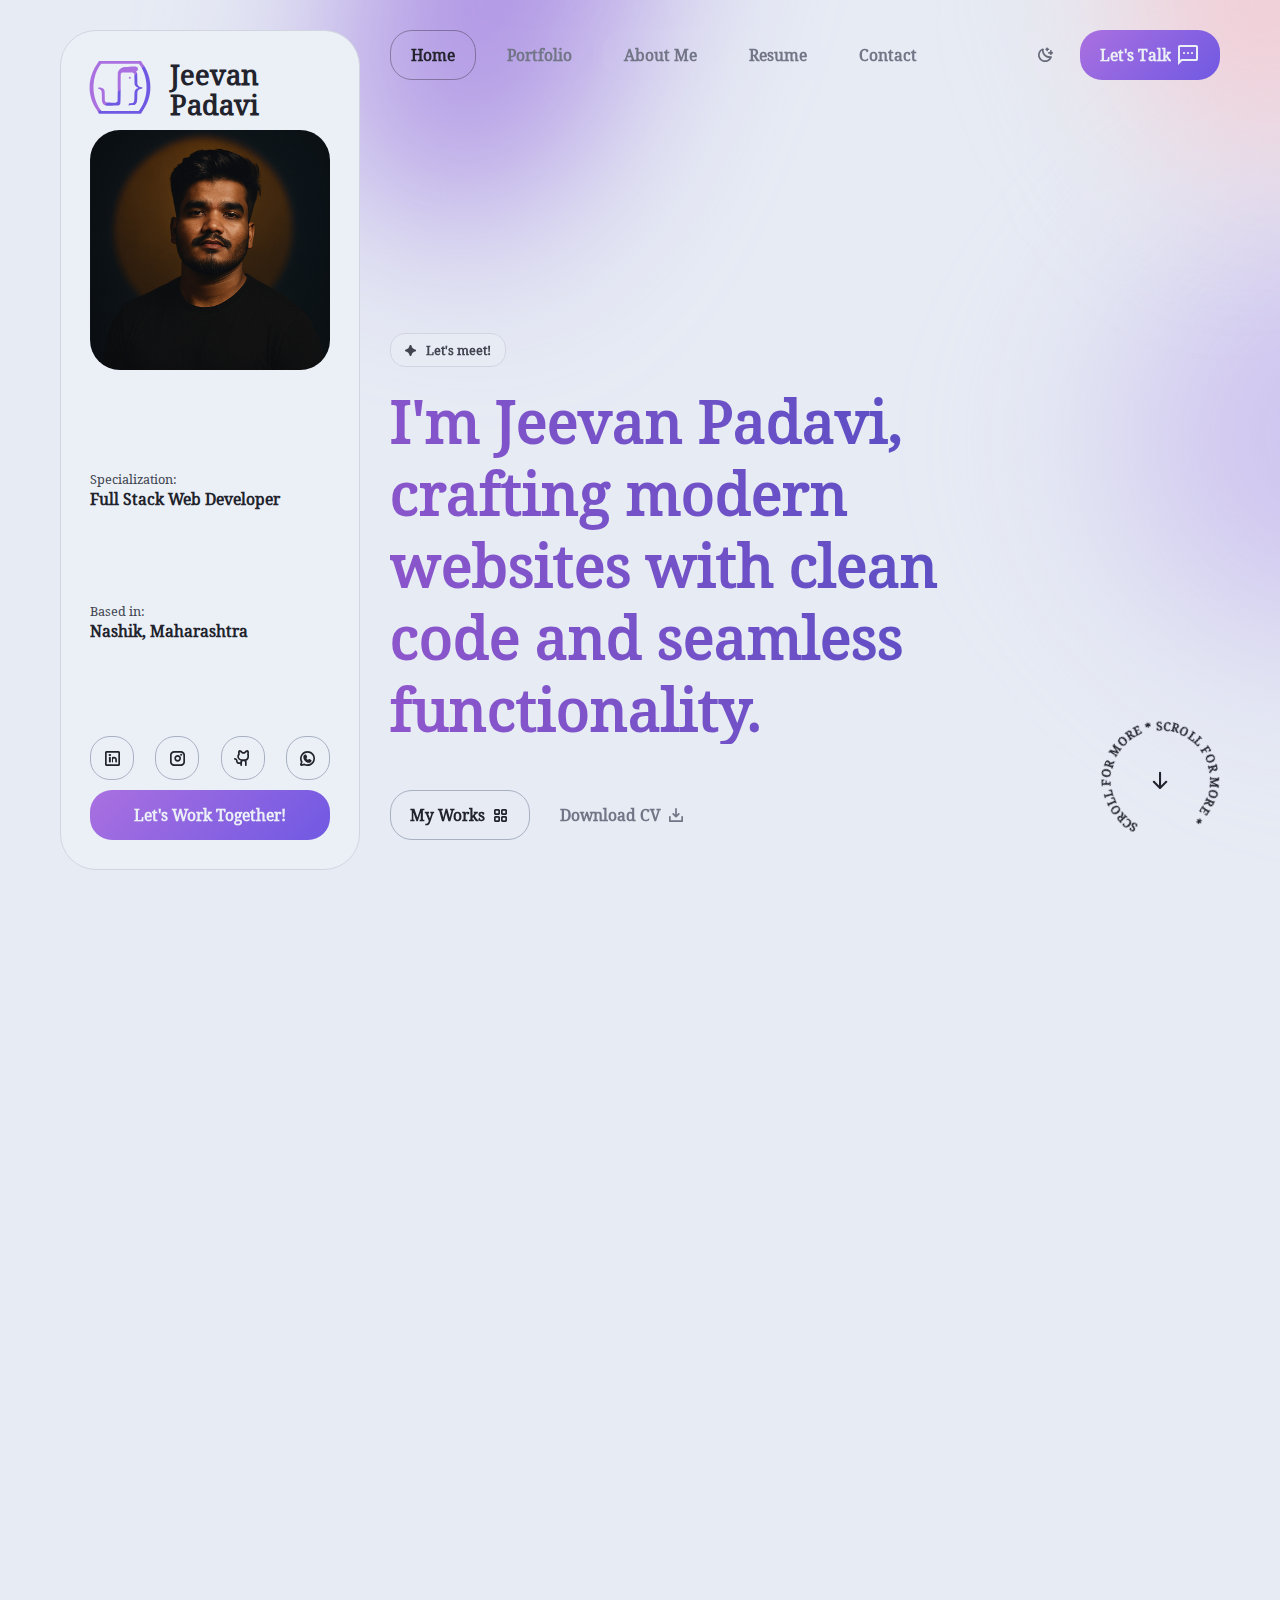
<file: index.html>
<!DOCTYPE html>
<html lang="en" dir="ltr">

  <head>
    <meta charset="UTF-8">

    <!-- Page Title -->
    <title>Jeevan Padavi | Personal Portfolio</title>

    <!-- Meta Tags -->
    <meta name="description" content="Jeevan Padavi's portfolio – Full-stack web developer creating responsive, scalable, and user-friendly websites and applications.">
    <meta name="keywords" content="Jeevan Padavi">

    <!-- Viewport Meta-->
    <meta http-equiv="X-UA-Compatible" content="IE=edge">
    <meta name="viewport" content="width=device-width, initial-scale=1, maximum-scale=1">

    <!-- Template Favicon & Icons Start -->
    <link rel="icon" href="img/favicon/favicon.ico" sizes="any">
    <link rel="icon" href="img/favicon/icon.svg" type="image/svg+xml">
    <link rel="apple-touch-icon" href="img/favicon/apple-touch-icon.png">
    <link rel="manifest" href="img/favicon/manifest.webmanifest">
    <!-- Template Favicon & Icons End -->

    <!-- Template Styles Start -->
    <link rel="stylesheet" href="css/loaders/loader.css">
    <link rel="stylesheet" type="text/css" href="css/plugins.css">
    <link rel="stylesheet" type="text/css" href="css/main.css">
    <link rel="stylesheet" href="css/style.css">
    <link rel="stylesheet" href="https://cdnjs.cloudflare.com/ajax/libs/font-awesome/6.7.2/css/all.min.css" integrity="sha512-Evv84Mr4kqVGRNSgIGL/F/aIDqQb7xQ2vcrdIwxfjThSH8CSR7PBEakCr51Ck+w+/U6swU2Im1vVX0SVk9ABhg==" crossorigin="anonymous" referrerpolicy="no-referrer" />
    <link rel="stylesheet" href="https://fonts.googleapis.com/css2?family=Material+Symbols+Outlined:opsz,wght,FILL,GRAD@24,400,0,0&icon_names=moon_stars" />
    <link rel="stylesheet" href="https://fonts.googleapis.com/css2?family=Material+Symbols+Outlined:opsz,wght,FILL,GRAD@20..48,100..700,0..1,-50..200&icon_names=sms" />


    <!-- Template Styles End -->

    <!-- Custom Browser Color Start -->
    <meta name="theme-color" media="(prefers-color-scheme: light)" content="#dcdce7">
    <meta name="theme-color" media="(prefers-color-scheme: dark)" content="#111111">
    <meta name="msapplication-navbutton-color" content="#111111">
    <meta name="mobile-web-app-capable" content="yes">
    <meta name="apple-mobile-web-app-status-bar-style" content="black-translucent">
    <!-- Custom Browser Color End -->
  </head>

  <body>

    <!-- Loader Start -->
    
    <!-- Loader End -->

    <!-- Header Start -->
    <header id="header" class="header d-flex justify-content-between">

      <!-- Navigation Menu Start -->
      <div class="header__navigation">
        <nav id="menu" class="menu">
          <ul class="menu__list d-flex justify-content-start">
            <li class="menu__item">
              <a class="menu__link btn" href="#home">
                <span class="menu__caption">Home</span>
                <i class="ph-bold ph-house-simple"></i>
              </a>
            </li>
            <li class="menu__item">
              <a class="menu__link btn" href="#portfolio">
                <span class="menu__caption">Portfolio</span>
                <i class="ph-bold ph-squares-four"></i>
              </a>
            </li>
            <li class="menu__item">
              <a class="menu__link btn" href="#about">
                <span class="menu__caption">About Me</span>
                <i class="ph-bold ph-user"></i>
              </a>
            </li>
            <li class="menu__item">
              <a class="menu__link btn" href="#resume">
                <span class="menu__caption">Resume</span>
                <i class="ph-bold ph-article"></i>
              </a>
            </li>
            <li class="menu__item">
              <a class="menu__link btn" href="#contact">
                <span class="menu__caption">Contact</span>
                <i class="ph-bold ph-envelope"></i>
              </a>
            </li>
          </ul>
        </nav>
      </div>
      <!-- Navigation Menu End -->

      <!-- Header Controls Start -->
      <div class="header__controls d-flex justify-content-end">
        <button id="color-switcher" class="color-switcher header__switcher btn" type="button" role="switch" aria-label="light/dark mode" aria-checked="true"></button>
        <a id="notify-trigger" class="header__trigger btn" href="mailto:jeevanpadavi04@gmail.com?subject=Message%20from%20your%20site">
          <span class="trigger__caption">Let's Talk</span>
          <span class="material-symbols-outlined">
            sms
            </span>
        </a>
      </div>
      <!-- Header Controls End -->

    </header>
    <!-- Header End -->

    <!-- Gradient Background Start -->
    <div class="gradient-background">
      <div class="blur"></div>
      <div class="blur"></div>
      <div class="blur"></div>
    </div>
    <!-- Gradient Background End -->

    <!-- Avatar Side Block Start -->
    <div id="avatar" class="avatar">
      <div class="avatar__container d-flex flex-column justify-content-lg-between">
        <!-- image and logo -->
        <div class="avatar__block">
          <div class="avatar__logo d-flex align-items-center">
            <div class="logo__image">
              <!-- Your Logo Here!!! -->
              <!--<img src="img/logo.svg" alt="Braxton - Personal Portfolio & Resume HTML Template Logo">-->
              <svg xmlns="http://www.w3.org/2000/svg" x="0px" y="0px"
     width="300px" height="300px" viewBox="0 0 85 85" 
     style="enable-background:new 0 0 85 85; transform: scale(1.7);" xml:space="preserve" class="gradient-fill">
  <style type="text/css">
    .gradient-fill {
      fill: url(#gradientFill);
    }
  </style>
  <g>
    <linearGradient id="gradientFill" gradientUnits="userSpaceOnUse" x1="9.9604" y1="75.0338" x2="75.0387" y2="9.9555">
      <stop offset="0" style="stop-color:var(--accent)"/>
      <stop offset="1" style="stop-color:var(--secondary)"/>
    </linearGradient>
    <g transform="translate(0,85) scale(0.0083,-0.0083)" class="gradient-fill">
      <path d="M3042 8030 c-44 -10 -70 -35 -98 -95 -13 -27 -64 -106 -113 -175 -391 -546 -650 -1206 -738 -1885 -26 -200 -26 -749 0 -950 52 -400 158 -786 314 -1144 96 -222 233 -457 432 -746 71 -102 111 -169 111 -186 0 -14 10 -41 23 -60 47 -69 -136 -64 2159 -64 l2076 0 27 25 c33 30 55 71 55 100 0 12 40 79 89 148 480 686 719 1323 782 2087 16 199 6 627 -20 821 -71 529 -246 1047 -509 1509 -59 105 -215 342 -279 427 -28 36 -56 82 -62 101 -13 39 -44 71 -84 86 -33 13 -4112 14 -4165 1z m3964 -278 c16 -11 123 -155 191 -257 305 -460 504 -1043 567 -1665 93 -907 -95 -1776 -542 -2500 -73 -120 -163 -249 -205 -297 l-29 -33 -1869 0 -1869 0 -80 107 c-258 348 -478 829 -599 1310 -181 724 -152 1546 80 2260 122 375 331 774 546 1041 l34 42 1882 0 c1035 0 1887 -4 1893 -8z"/>
      <path d="M6130 7452 c-53 -10 -140 -14 -292 -13 -236 1 -338 -11 -461 -54 -213 -74 -393 -255 -463 -465 -18 -52 -19 -133 -24 -1495 -6 -1596 0 -1469 -69 -1528 -51 -43 -103 -47 -560 -47 -496 0 -503 1 -581 79 -83 83 -83 79 -90 616 -5 335 -11 481 -20 510 -52 165 -170 266 -343 296 -140 23 -327 -6 -327 -52 0 -24 27 -41 128 -80 104 -39 158 -79 200 -149 64 -107 64 -110 72 -610 6 -371 10 -467 24 -518 50 -194 180 -321 382 -372 72 -19 112 -20 618 -20 325 0 566 4 605 11 133 21 192 78 228 219 21 80 31 696 32 1895 1 644 5 1023 11 1046 15 54 50 100 95 123 39 20 55 21 565 24 359 2 537 0 562 -8 49 -14 94 -53 121 -104 22 -40 22 -51 28 -536 7 -536 8 -545 65 -651 57 -104 153 -177 283 -215 l73 -21 -84 -26 c-203 -63 -305 -183 -327 -382 -5 -49 -13 -245 -16 -435 -8 -482 -21 -561 -99 -627 -51 -43 -90 -53 -239 -64 -78 -6 -151 -12 -162 -14 -26 -5 -58 -61 -80 -138 -27 -93 4 -109 111 -60 58 27 63 27 259 28 198 0 201 0 256 28 67 32 127 94 165 168 57 114 83 361 84 794 1 321 19 408 104 503 73 80 153 117 313 142 89 14 123 38 123 85 0 18 -6 38 -14 44 -8 6 -56 18 -107 26 -204 31 -310 101 -382 253 l-32 67 -5 500 c-6 480 -7 503 -28 566 -12 36 -39 93 -61 126 l-39 61 41 18 c61 28 107 72 133 129 64 137 -10 288 -160 330 -71 19 -511 17 -616 -3z"/>
      <path d="M6039 6421 c-21 -22 -29 -39 -29 -66 0 -82 103 -126 164 -70 21 19 26 33 26 69 0 37 -5 48 -31 70 -43 36 -91 35 -130 -3z"/>
    </g>
  </g>
</svg>

            </div>
            <div class="logo__caption">
              <p>Jeevan<br>Padavi</p>
            </div>
          </div>
          <div class="avatar__image">
            <img src="img/avatars/profile_pic.jpg" alt="Jeevan_PortFolio Profile Pic">
          </div>
        </div>
        <!-- data caption #1 -->
        <div class="avatar__block">
          <h6>
            <small class="top">Specialization:</small>
            Full Stack Web Developer
          </h6>
        </div>
        <!-- data caption #2 -->
        <div class="avatar__block">
          <h6>
            <small class="top">Based in:</small>
            Nashik, Maharashtra
          </h6>
        </div>
        <!-- socials and CTA button -->
        <div class="avatar__block">
          <div class="avatar__socials">
            <ul class="socials-square d-flex justify-content-between">
              
              <li class="socials-square__item">
                <a class="socials-square__link btn" href="https://www.linkedin.com/in/jeevan-padavi-a25185268/" target="_blank"><i class="ph-bold ph-linkedin-logo"></i></a>
              </li>
              <li class="socials-square__item">
                <a class="socials-square__link btn" href="https://www.instagram.com/jeevan_padvi04/?utm_source=qr&igshid=OGU0MmVlOWVjOQ%3D%3D" target="_blank"><i class="ph-bold ph-instagram-logo"></i></a>
              </li>
              <li class="socials-square__item">
                <a class="socials-square__link btn" href="https://github.com/Jeev45" target="_blank"><i class="ph-bold ph-github-logo"></i></a>
              </li>
              <li class="socials-square__item">
                <a class="socials-square__link btn" href="https://api.whatsapp.com/send/?phone=%2B917498626065&text&type=phone_number&app_absent=0" target="_blank"><i class="ph-bold ph-whatsapp-logo"></i></i></a>
              </li>
            </ul>
          </div>
          <div class="avatar__btnholder">
            <a class="btn btn-default btn-fullwidth btn-hover btn-hover-accent" href="#contact" target="_blank">
              <span class="btn-caption">Let's Work Together!</span>
            </a>
          </div>
        </div>
      </div>
    </div>
    <!-- Avatar Side Block End -->

    <!-- Page Content Start -->
    <div id="content" class="content">
      <div class="content__wrapper">

        <!-- Intro Section Start -->
        <section id="home" class="main intro">

          <!-- Headline Start -->
          <div id="headline" class="headline d-flex align-items-start flex-column" data-speed="1">
            <p class="headline__subtitle animate-headline">
              <svg xmlns="http://www.w3.org/2000/svg" x="0px" y="0px" width="13px" height="13px" viewBox="0 0 13 13" fill="currentColor">
                <path fill="currentColor" d="M5.6,12.6c-0.5-0.8-0.7-2.4-1.7-3.5c-1-1-2.7-1.2-3.5-1.7C-0.1,7-0.1,6,0.4,5.6c0.8-0.5,2.3-0.6,3.5-1.8
                  C5,2.8,5.1,1.2,5.6,0.4C6-0.1,7-0.1,7.4,0.4c0.5,0.8,0.7,2.4,1.8,3.5c1.2,1.2,2.6,1.2,3.5,1.7c0.6,0.4,0.6,1.4,0,1.7
                  C11.8,7.9,10.2,8,9.1,9.1c-1,1-1.2,2.7-1.7,3.5C7,13.1,6,13.1,5.6,12.6z"/>
              </svg>
              <span>Let's meet!</span>
            </p>
            <h1 class="headline__title animate-headline">I'm Jeevan Padavi, crafting modern websites with clean code and seamless functionality.</h1>
            <div class="headline__btnholder d-flex flex-column flex-sm-row">
              <a class="btn mobile-vertical btn-default btn-hover btn-hover-accent-mobile animate-headline" href="#portfolio">
                <span class="btn-caption">My Works</span>
                <i class="ph-bold ph-squares-four"></i>
              </a>
              <a class="btn mobile-vertical btn-default btn-hover btn-hover-outline-mobile animate-headline" href="./img/services/Jeevan_Padavi_Resume.pdf" target="_blank">
                <span class="btn-caption">Download CV</span>
                <i class="ph-bold ph-download-simple"></i>
              </a>
            </div>
          </div>
          <!-- Headline End -->

          <!-- Scroll Button Start -->
          <div class="rotating-btn">
            <a href="#portfolio" class="rotating-btn__link slide-down">
              <!-- SVG rotating text -->
              <svg version="1.1" xmlns="http://www.w3.org/2000/svg" xmlns:xlink="http://www.w3.org/1999/xlink" x="0px" y="0px"
                viewBox="0 0 120 120" style="enable-background:new 0 0 120 120;" xml:space="preserve" 
                class="animate-rotation" data-value="360">
                <defs>
                  <path id="textPath" d="M110,59.5c0,27.6-22.4,50-50,50s-50-22.4-50-50s22.4-50,50-50S110,31.9,110,59.5z"/>
                </defs>
                <g>
                  <use xlink:href="#textPath" fill="none"></use>
                  <text>
                    <!-- button text here!!! -->
                    <textPath xlink:href="#textPath">Scroll for More * Scroll for More * </textPath>
                  </text>
                </g>
              </svg>
              <!-- arrow icon -->
              <i class="ph-bold ph-arrow-down"></i>
            </a>
          </div>
          <!-- Scroll Button End -->

        </section>
        <!-- Intro Section End -->

        <!-- Portfolio Section Start -->
        <section id="portfolio" class="inner inner-first portfolio">

          <!-- Content Block - H2 Section Title Start -->
          <div class="content__block section-grid-title">
            <p class="h2__subtitle animate-in-up">
              <svg xmlns="http://www.w3.org/2000/svg" x="0px" y="0px" width="13px" height="13px" viewBox="0 0 13 13" fill="currentColor">
                <path fill="currentColor" d="M5.6,12.6c-0.5-0.8-0.7-2.4-1.7-3.5c-1-1-2.7-1.2-3.5-1.7C-0.1,7-0.1,6,0.4,5.6c0.8-0.5,2.3-0.6,3.5-1.8
                  C5,2.8,5.1,1.2,5.6,0.4C6-0.1,7-0.1,7.4,0.4c0.5,0.8,0.7,2.4,1.8,3.5c1.2,1.2,2.6,1.2,3.5,1.7c0.6,0.4,0.6,1.4,0,1.7
                  C11.8,7.9,10.2,8,9.1,9.1c-1,1-1.2,2.7-1.7,3.5C7,13.1,6,13.1,5.6,12.6z"/>
              </svg>
              <span>Portfolio</span>
            </p>
            <h2 class="h2__title animate-in-up">Check out my Recent projects</h2>
          </div>
          <!-- Content Block - H2 Section Title End -->

          <!-- Content Block - Works Gallery Start -->
          <div class="content__block grid-block">
            <div class="container-fluid px-0 inner__gallery">
              <div class="row gx-0 my-gallery" itemscope itemtype="http://schema.org/ImageGallery">
    
                <!-- Works Gallery Single Item Start -->
                <figure class="col-12 col-md-6 gallery__item grid-item animate-card-2" itemprop="associatedMedia" itemscope itemtype="http://schema.org/ImageObject">
                  <a href="https://anivision.in/" data-image="img/services/anivision.jpg" class="gallery__link" itemprop="contentUrl" data-size="1400x1400">
                    <img src="img/services/anivision.jpg" class="gallery__image" itemprop="thumbnail" alt="Image description">
                  </a>
                  <figcaption class="gallery__descr" itemprop="caption description">
                   
                    <div class="card__tags d-flex flex-wrap">
                      <span class="rounded-tag opposite"><a href="https://anivision.in/"><i class="fa-solid fa-up-right-from-square"></i></a> Preview</span>
                      
                    </div>
                   
                    </p>
                  </figcaption>
                </figure>
                <!-- Works Gallery Single Item End -->
    
                <!-- Works Gallery Single Item Start -->
                <figure class="col-12 col-md-6 gallery__item grid-item animate-card-2" itemprop="associatedMedia" itemscope itemtype="http://schema.org/ImageObject">
                  <a href="https://prajeshdagade.vercel.app/" data-image="img/services/dagade1.jpg" class="gallery__link" itemprop="contentUrl" data-size="1400x1400">
                    <img src="img/services/dagade1.jpg" class="gallery__image" itemprop="thumbnail" alt="Image description">
                  </a>
                  <figcaption class="gallery__descr opposite" itemprop="caption description">
                    
                    <div class="card__tags d-flex flex-wrap">
                      <span class="rounded-tag opposite"><a href="https://prajeshdagade.vercel.app/"><i class="fa-solid fa-up-right-from-square"></i></a> Preview</span>
                     
                    </div>
                    
                  </figcaption>
                </figure>
                <!-- Works Gallery Single Item End -->
    
                <!-- Works Gallery Single Item Start -->
                <figure class="col-12 col-md-6 gallery__item grid-item animate-card-2" itemprop="associatedMedia" itemscope itemtype="http://schema.org/ImageObject">
                  <a href="https://jeev45.github.io/URL_Shortner/" data-image="img/services/url.jpg" class="gallery__link" itemprop="contentUrl" data-size="1400x1400">
                    <img src="img/services/url.jpg" class="gallery__image" itemprop="thumbnail" alt="Image description">
                  </a>
                  <figcaption class="gallery__descr opposite" itemprop="caption description">
                    
                    <div class="card__tags d-flex flex-wrap">
                      <span class="rounded-tag opposite"><a href="https://jeev45.github.io/URL_Shortner/"><i class="fa-solid fa-up-right-from-square"></i></a> Preview</span>
                    
                    </div>
                    
                  </figcaption>
                </figure>
                <!-- Works Gallery Single Item End -->
    
                <!-- Works Gallery Single Item Start -->
                <figure class="col-12 col-md-6 gallery__item grid-item animate-card-2" itemprop="associatedMedia" itemscope itemtype="http://schema.org/ImageObject">
                  <a href="#" data-image="img/services/commerce.jpg" class="gallery__link" itemprop="contentUrl" data-size="1400x1400">
                    <img src="img/services/commerce.jpg" class="gallery__image" itemprop="thumbnail" alt="Image description">
                  </a>
                  <figcaption class="gallery__descr " itemprop="caption description">
                    
                    <div class="card__tags d-flex flex-wrap">
                      <span class="rounded-tag opposite"><a href=""><i class="fa-solid fa-up-right-from-square"></i></a> Preview</span>
                     
                    </div>
                    
                  </figcaption>
                </figure>
                <!-- Works Gallery Single Item End -->
    
              </div>
            </div>
          </div>
          <!-- Content Block - Works Gallery End -->

        </section>
        <!-- Portfolio Section End -->

        <!-- About Section Start -->
        <section id="about" class="inner about">

          <!-- Content Block - H2 Section Title Start -->
          <div class="content__block section-grid-title">
            <p class="h2__subtitle animate-in-up">
              <svg xmlns="http://www.w3.org/2000/svg" x="0px" y="0px" width="13px" height="13px" viewBox="0 0 13 13" fill="currentColor">
                <path fill="currentColor" d="M5.6,12.6c-0.5-0.8-0.7-2.4-1.7-3.5c-1-1-2.7-1.2-3.5-1.7C-0.1,7-0.1,6,0.4,5.6c0.8-0.5,2.3-0.6,3.5-1.8
                  C5,2.8,5.1,1.2,5.6,0.4C6-0.1,7-0.1,7.4,0.4c0.5,0.8,0.7,2.4,1.8,3.5c1.2,1.2,2.6,1.2,3.5,1.7c0.6,0.4,0.6,1.4,0,1.7
                  C11.8,7.9,10.2,8,9.1,9.1c-1,1-1.2,2.7-1.7,3.5C7,13.1,6,13.1,5.6,12.6z"/>
              </svg>
              <span>About Me</span>
            </p>
            <h2 class="h2__title animate-in-up">From concept to code, I make it happen.</h2>
          </div>
          <!-- Content Block - H2 Section Title End -->

          <!-- Content Block - Achievements Start -->
          <div class="content__block grid-block">
            <div class="achievements d-flex flex-column flex-md-row align-items-md-stretch">
              <!-- achievements single item -->
              <div class="achievements__item d-flex flex-column grid-item animate-card-3">
                <div class="achievements__card">
                  <p class="achievements__number">10+</p>
                  <p class="achievements__descr">Happy clients</p>
                </div>
              </div>
              <!-- achievements single item -->
              <div class="achievements__item d-flex flex-column grid-item animate-card-3">
                <div class="achievements__card">
                  <p class="achievements__number">1+</p>
                  <p class="achievements__descr">Years of experience</p>
                </div>
              </div>
              <!-- achievements single item -->
              <div class="achievements__item d-flex flex-column grid-item animate-card-3">
                <div class="achievements__card">
                  <p class="achievements__number">10+</p>
                  <p class="achievements__descr">Projects done</p>
                </div>
              </div>
            </div>
          </div>
          <!-- Content Block - Achievements End -->

          <!-- Content Block - About Me Data Start -->
          <div class="content__block grid-block block-large">
            <div class="container-fluid p-0">
              <div class="row g-0 justify-content-between">
                
                <!-- About Me Description Start -->
                <div class="col-12 col-xl-8 grid-item about-descr">
                  <p class="about-descr__text animate-in-up">
                    I turn caffeine into websites and ideas into experiences. I’m on a mission to make the internet a little more beautiful—and a lot more usable. Every project is a puzzle I can’t wait to solve, usually with a playlist, a plan, and an extra-large to-do list.
                  </p>
                  <p class="about-descr__text animate-in-up">
                    I believe good design doesn’t just look good—it feels right. I chase clarity, not complexity, and build with the user in mind, every single time. Whether I’m sketching out wireframes or debugging at midnight, I bring passion, patience, and just the right amount of sarcasm to the screen.
                  </p>
                  <div class="btn-group about-descr__btnholder animate-in-up">
                    <a class="btn mobile-vertical btn-default btn-hover btn-hover-accent" href="./img/services/Jeevan_Padavi_Resume.pdf" target="_blank">
                      <span class="btn-caption">Download CV</span>
                      <i class="ph-bold ph-download-simple"></i>
                    </a>
                  </div>
                </div>
                <!-- About Me Description End -->
      
                <!-- About Me Information Start -->
                <div class="col-12 col-xl-4 grid-item about-info">
                  <div class="about-info__item animate-in-up">
                    <h6>
                      <small class="top">Name</small>
                      Jeevan Padavi
                    </h6>
                  </div>
                  <div class="about-info__item animate-in-up">
                    <h6>
                      <small class="top">Phone</small>
                      <a class="text-link-bold" href="tel:+12127089400">+91 749-862-6065</a>
                    </h6>
                  </div>
                  <div class="about-info__item animate-in-up">
                    <h6>
                      <small class="top">Email</small>
                      <a class="text-link-bold" href="mailto:jeevanpadavi04@gmail.com?subject=Message%20from%20your%20site">jeevanpadavi04@gmail.com</a>
                    </h6>
                  </div>
                  <div class="about-info__item animate-in-up">
                    <h6>
                      <small class="top">Location</small>
                      <a class="text-link-bold" href="https://maps.app.goo.gl/xMJXTEUeHkv6kYRQ6" target="_blank">Nashik, Maharashtra</a>
                    </h6>
                  </div>
                </div>
                <!-- About Me Information End -->
      
              </div>
            </div>
          </div>
          <!-- Content Block - About Me Data End -->

          <!-- Content Block - Services Start -->
          <div class="content__block grid-block">
            <div class="container-fluid p-0">
              <div class="row g-0 align-items-stretch cards">
                <!-- services cards grid single item -->
                <div class="col-12 col-md-6 cards__item grid-item animate-card-2">
                  <div class="cards__card d-flex flex-column">
                    <div class="cards__descr">
                      <h4 class="cards__title animate-in-up">Full-Stack <br>Web Development</h4>
                      <div class="cards__tags d-flex flex-wrap animate-in-up">
                        <span class="rounded-tag tag-outline">Frontend & Backend</span>
                        <span class="rounded-tag tag-outline">API Integration</span>
                      </div>
                      <p class="small cards__text animate-in-up">Custom websites built from front to back — combining seamless user interfaces with secure, scalable server-side logic using modern tech stacks.</p>
                    </div>
                    <div class="cards__image d-flex animate-in-up">
                      <img src="img/services/full_web.png" alt="Service/Feature Image">
                    </div>
                  </div>
                </div>
                <!-- services grid cards single item -->
                <div class="col-12 col-md-6 cards__item grid-item animate-card-2">
                  <div class="cards__card d-flex flex-column">
                    <div class="cards__descr">
                      <h4 class="cards__title animate-in-up">Custom Web Applications</h4>
                      <div class="cards__tags d-flex flex-wrap animate-in-up">
                        <span class="rounded-tag tag-outline">React / Node.js</span>
                        <span class="rounded-tag tag-outline">Database Design</span>
                      </div>
                      <p class="small cards__text animate-in-up">From dynamic dashboards to client portals, I create tailored web applications that solve real business problems with efficient, user-friendly experiences.
                      </p>
                    </div>
                    <div class="cards__image d-flex animate-in-up">
                      <img src="img/services/customweb.png" alt="Service/Feature Image">
                    </div>
                  </div>
                </div>
                <!-- services grid cards single item -->
                <div class="col-12 col-md-6 cards__item grid-item animate-card-2">
                  <div class="cards__card d-flex flex-column">
                    <div class="cards__descr">
                      <h4 class="cards__title animate-in-up">Website Redesign & Revamp</h4>
                      <div class="cards__tags d-flex flex-wrap animate-in-up">
                        <span class="rounded-tag tag-outline">UX Improvements</span>
                        <span class="rounded-tag tag-outline">Modern UI Upgrades</span>
                      </div>
                      <p class="small cards__text animate-in-up">Give your outdated site a fresh new look, improve user flow, and boost performance—without losing your core content or SEO
                      </p>
                    </div>
                    <div class="cards__image d-flex">
                      <img src="img/services/uiux.png" alt="Service/Feature Image">
                    </div>
                  </div>
                </div>
                <!-- services grid cards single item -->
                <div class="col-12 col-md-6 cards__item grid-item animate-card-2">
                  <div class="cards__card d-flex flex-column">
                    <div class="cards__descr">
                      <h4 class="cards__title animate-in-up">Website Maintenance & <br>Optimization</h4>
                      <div class="cards__tags d-flex flex-wrap animate-in-up">
                        <span class="rounded-tag tag-outline">Speed Optimization</span>
                        <span class="rounded-tag tag-outline">Bug Fixes & Updates</span>
                      </div>
                      <p class="small cards__text animate-in-up">Keeping your site fast, secure, and up-to-date—because a smooth experience builds trust, and trust builds results.
                      </p>
                    </div>
                    <div class="cards__image d-flex animate-in-up">
                      <img src="img/services/maintain.png" alt="Service/Feature Image">
                    </div>
                  </div>
                </div>
    
              </div>
            </div>
          </div>
          <!-- Content Block - Services End -->

        </section>
        <!-- About Section End -->

        <!-- Resume Section Start -->
        <section id="resume" class="inner resume">

          <!-- Content Block - H2 Section Title Start -->
          <div class="content__block block-large">
            <p class="h2__subtitle animate-in-up">
              <svg xmlns="http://www.w3.org/2000/svg" x="0px" y="0px" width="13px" height="13px" viewBox="0 0 13 13" fill="currentColor">
                <path fill="currentColor" d="M5.6,12.6c-0.5-0.8-0.7-2.4-1.7-3.5c-1-1-2.7-1.2-3.5-1.7C-0.1,7-0.1,6,0.4,5.6c0.8-0.5,2.3-0.6,3.5-1.8
                  C5,2.8,5.1,1.2,5.6,0.4C6-0.1,7-0.1,7.4,0.4c0.5,0.8,0.7,2.4,1.8,3.5c1.2,1.2,2.6,1.2,3.5,1.7c0.6,0.4,0.6,1.4,0,1.7
                  C11.8,7.9,10.2,8,9.1,9.1c-1,1-1.2,2.7-1.7,3.5C7,13.1,6,13.1,5.6,12.6z"/>
              </svg>
              <span>Resume</span>
            </p>
            <h2 class="h2__title animate-in-up">Education and Skills</h2>
            <p class="h2__text animate-in-up">
              Educated by professors, perfected by projects, and humbled by bugs. College taught me the theory, the internet handed me the hacks, and experience? Well, it taught me the golden rule — never break production on a Friday. From binary to browser, I’ve built skills that don’t just work — they wow.
            </p>
          </div>
          <!-- Content Block - H2 Section Title End -->

          <!-- Content Block - Education Start -->
          <div class="content__block block-large">

            <!-- H3 Block Start -->
            <div class="section-h3">
              <h3 class="h3__title animate-in-up">My education</h3>
            </div>
            <!-- H3 Block End -->

            <!-- Education Lines Start -->
            <div class="container-fluid p-0 resume-lines">
              <!-- education single item -->
              <div class="row g-0 resume-lines__item animate-in-up">
                <div class="col-12 col-md-2">
                  <span class="resume-lines__date animate-in-up">2021 - 2024</span>
                </div>
                <div class="col-12 col-md-5">
                  <h5 class="resume-lines__title animate-in-up">BE IT</h5>
                  <p class="resume-lines__source animate-in-up">
                    <a href="#0" class="text-link-bold" target="_blank">Dr.D.Y Patil College of Engineering,Akurdi</a>
                  </p>
                </div>
                <div class="col-12 col-md-5">
                  <p class="small resume-lines__descr animate-in-up">Built strong foundations in data structures, web development, cloud computing, and modern tech stacks.</p>
                </div>
              </div>
              <!-- education single item -->
              <div class="row g-0 resume-lines__item animate-in-up">
                <div class="col-12 col-md-2">
                  <span class="resume-lines__date animate-in-up">2018 - 2021</span>
                </div>
                <div class="col-12 col-md-5">
                  <h5 class="resume-lines__title animate-in-up">Diploma</h5>
                  <p class="resume-lines__source animate-in-up"> 
                    <a href="#0" class="text-link-bold" target="_blank">Government Polytechnic, Nashik</a>
                  </p>
                </div>
                <div class="col-12 col-md-5">
                  <p class="small resume-lines__descr animate-in-up">Built foundational knowledge in programming, database management, and web technologies.</p>
                </div>
              </div>
              <!-- education single item -->
              
            </div>
            <!-- Education Lines End -->

          </div>
          <!-- Content Block - Education End -->

          <!-- Content Block - Experience Start -->
          <!-- <div class="content__block block-large"> -->

            <!-- H3 Block Start -->
            <!-- <div class="section-h3">
              <h3 class="h3__title animate-in-up">Work experience</h3>
            </div> -->
            <!-- H3 Block End -->

            <!-- Experience Lines Start -->
            <!-- <div class="container-fluid p-0 resume-lines"> -->
              <!-- experience single item -->
              <!-- <div class="row g-0 resume-lines__item animate-in-up">
                <div class="col-12 col-md-2">
                  <span class="resume-lines__date animate-in-up">Jan 2024 - March 2024</span>
                </div>
                <div class="col-12 col-md-5">
                  <h5 class="resume-lines__title animate-in-up">Intern</h5>
                  <p class="resume-lines__source animate-in-up">in the 
                    <a href="#0" class="text-link-bold" target="_blank">Bitmap Technology</a>
                    agency
                  </p>
                </div>
                <div class="col-12 col-md-5">
                  <p class="small resume-lines__descr animate-in-up">Assisted in developing web interfaces and maintained clean, responsive layouts using HTML, CSS, and JavaScript.</p>
                </div>
              </div> -->
              <!-- experience single item -->
              <!-- <div class="row g-0 resume-lines__item animate-in-up">
                <div class="col-12 col-md-2">
                  <span class="resume-lines__date animate-in-up">July 2024 - Present</span>
                </div>
                <div class="col-12 col-md-5">
                  <h5 class="resume-lines__title animate-in-up">Web Developer</h5>
                  <p class="resume-lines__source animate-in-up">in the
                    <a href="#0" class="text-link-bold" target="_blank">Anivision Studio</a>
                    agency
                  </p>
                </div>
                <div class="col-12 col-md-5">
                  <p class="small resume-lines__descr animate-in-up">Leading the development of immersive and visually appealing websites aligned with brand goals and user experience best practices.</p>
                </div>
              </div> -->
              <!-- experience single item -->
              
            <!-- </div> -->

            
            <!-- Experience Lines End -->

          <!-- </div> -->
          <!-- Content Block - Experience End -->

          <!-- Content Block - H3 Block Start -->
          <div class="content__block">
            <div class="section-h3 section-h3-grid">
              <h3 class="h3__title animate-in-up">My Tech Stack</h3>
            </div>
          </div>
          <!-- Content Block - H3 Block End -->

          <!-- Content Block - Tools List Start -->
          <div class="content__block grid-block block-large">
            <!-- Tools List Start -->
            <div class="tools-cards d-flex justify-content-start flex-wrap">
              <!-- tools simgle item -->
              <div class="tools-cards__item d-flex grid-item-s animate-card-5">
                <div class="tools-cards__card">
                  <img class="tools-cards__icon animate-in-up" src="img/icons/c-1.svg" alt="Tools Icon">
                  <h6 class="tools-cards__caption animate-in-up">C</h6>
                </div>
              </div>
              <!-- tools simgle item -->
              <div class="tools-cards__item d-flex grid-item-s animate-card-5">
                <div class="tools-cards__card">
                  <img class="tools-cards__icon animate-in-up" src="img/icons/c.svg" alt="Tools Icon">
                  <h6 class="tools-cards__caption animate-in-up">C++</h6>
                </div>
              </div>
              <!-- tools simgle item -->
              <div class="tools-cards__item d-flex grid-item-s animate-card-5">
                <div class="tools-cards__card">
                  <img class="tools-cards__icon animate-in-up" src="img/icons/icon-html.svg" alt="Tools Icon">
                  <h6 class="tools-cards__caption animate-in-up">HTML 5</h6>
                </div>
              </div>
              <!-- tools simgle item -->
              <div class="tools-cards__item d-flex grid-item-s animate-card-5">
                <div class="tools-cards__card">
                  <img class="tools-cards__icon animate-in-up" src="img/icons/icon-css.svg" alt="Tools Icon">
                  <h6 class="tools-cards__caption animate-in-up">CSS3</h6>
                </div>
              </div>
              <!-- tools simgle item -->
              <div class="tools-cards__item d-flex grid-item-s animate-card-5">
                <div class="tools-cards__card">
                  <img class="tools-cards__icon animate-in-up" src="img/icons/javascript.svg" alt="Tools Icon">
                  <h6 class="tools-cards__caption animate-in-up">JavaScript</h6>
                </div>
              </div>
              <!-- tools simgle item -->
              <div class="tools-cards__item d-flex grid-item-s animate-card-5">
                <div class="tools-cards__card">
                  <img class="tools-cards__icon animate-in-up" src="img/icons/bootstrap-5-1.svg" alt="Tools Icon">
                  <h6 class="tools-cards__caption animate-in-up">Bootstrap</h6>
                </div>
              </div>
              
              <!-- tools simgle item -->
              <div class="tools-cards__item d-flex grid-item-s animate-card-5">
                <div class="tools-cards__card">
                  <img class="tools-cards__icon animate-in-up" src="img/icons/nodejs.png" alt="Tools Icon">
                  <h6 class="tools-cards__caption animate-in-up">Node.js</h6>
                </div>
              </div>
              <!-- tools simgle item -->
              <div class="tools-cards__item d-flex grid-item-s animate-card-5">
                <div class="tools-cards__card">
                  <img class="tools-cards__icon animate-in-up" src="img/icons/mysql.png" alt="Tools Icon">
                  <h6 class="tools-cards__caption animate-in-up">MySQL</h6>
                </div>
              </div>
              <!-- tools simgle item -->
              <div class="tools-cards__item d-flex grid-item-s animate-card-5">
                <div class="tools-cards__card">
                  <img class="tools-cards__icon animate-in-up" src="img/icons/react.svg" alt="Tools Icon">
                  <h6 class="tools-cards__caption animate-in-up">React</h6>
                </div>
              </div>
              <!-- tools simgle item -->
              <div class="tools-cards__item d-flex grid-item-s animate-card-5">
                <div class="tools-cards__card">
                  <img class="tools-cards__icon animate-in-up" src="img/icons/tailwind-css-2.svg" alt="Tools Icon">
                  <h6 class="tools-cards__caption animate-in-up">Tailwind</h6>
                </div>
              </div>
              <!-- tools simgle item -->
              <div class="tools-cards__item d-flex grid-item-s animate-card-5">
                <div class="tools-cards__card">
                  <img class="tools-cards__icon animate-in-up" src="img/icons/npm.svg" alt="Tools Icon">
                  <h6 class="tools-cards__caption animate-in-up">NPM</h6>
                </div>
              </div>
              <!-- tools simgle item -->
              <div class="tools-cards__item d-flex grid-item-s animate-card-5">
                <div class="tools-cards__card">
                  <img class="tools-cards__icon animate-in-up" src="img/icons/git.svg" alt="Tools Icon">
                  <h6 class="tools-cards__caption animate-in-up">Git</h6>
                </div>
              </div>
              <div class="tools-cards__item d-flex grid-item-s animate-card-5">
                <div class="tools-cards__card">
                  <img class="tools-cards__icon animate-in-up" src="img/icons/nginx.svg" alt="Tools Icon">
                  <h6 class="tools-cards__caption animate-in-up">Nginx</h6>
                </div>
              </div>
              <div class="tools-cards__item d-flex grid-item-s animate-card-5">
                <div class="tools-cards__card">
                  <img class="tools-cards__icon animate-in-up" src="img/icons/php.svg" alt="Tools Icon">
                  <h6 class="tools-cards__caption animate-in-up">Php</h6>
                </div>
              </div>
              <div class="tools-cards__item d-flex grid-item-s animate-card-5">
                <div class="tools-cards__card">
                  <img class="tools-cards__icon animate-in-up" src="img/icons/aws.svg" alt="Tools Icon">
                  <h6 class="tools-cards__caption animate-in-up">AWS</h6>
                </div>
              </div>
            </div>
            <!-- Tools List End -->
          </div>
          <!-- Content Block - Tools List End -->

          <!-- Content Block - H2 Block Start -->
          

        </section>
        <!-- Resume Section End -->

        <!-- Contact Section Start -->
        <section id="contact" class="inner contact">

          <!-- Content Block - H2 Section Title Start -->
          <div class="content__block section-title">
            <p class="h2__subtitle  animate-in-up">
              <svg xmlns="http://www.w3.org/2000/svg" x="0px" y="0px" width="13px" height="13px" viewBox="0 0 13 13" fill="currentColor">
                <path fill="currentColor" d="M5.6,12.6c-0.5-0.8-0.7-2.4-1.7-3.5c-1-1-2.7-1.2-3.5-1.7C-0.1,7-0.1,6,0.4,5.6c0.8-0.5,2.3-0.6,3.5-1.8
                  C5,2.8,5.1,1.2,5.6,0.4C6-0.1,7-0.1,7.4,0.4c0.5,0.8,0.7,2.4,1.8,3.5c1.2,1.2,2.6,1.2,3.5,1.7c0.6,0.4,0.6,1.4,0,1.7
                  C11.8,7.9,10.2,8,9.1,9.1c-1,1-1.2,2.7-1.7,3.5C7,13.1,6,13.1,5.6,12.6z"/>
              </svg>
              <span>Contact</span>
            </p>
            <h2 class="h2__title  animate-in-up">Let's make something awesome together!</h2>
          </div>
          <!-- Content Block - H2 Section Title End -->

          <!-- Content Block - Contact Form Start -->
          <div class="content__block grid-block block-grid-large">
            <div class="form-container">

              <!-- Reply Messages Start -->
              <div class="form__reply centered text-center">
                <i class="ph-bold ph-smiley reply__icon"></i>
                <p class="reply__title">Done!</p>
                <span class="reply__text">Thanks for your message. I'll get back as soon as possible.</span>
              </div> 
              <!-- Reply Messages End -->

              <!-- Contact Form Start -->
              <form class="form contact-form" id="contact-form">
                <!-- Hidden Required Fields -->
                <input type="hidden" name="project_name" value="Starter Template">
                <input type="hidden" name="admin_email" value="jeevanpadavi04@gmail.com">
                <input type="hidden" name="form_subject" value="Contact Form Message">
                <!-- END Hidden Required Fields-->
                <div class="container-fluid p-0">
                  <div class="row gx-0">
                    <div class="col-12 col-md-6 form__item animate-in-up">
                      <input type="text" name="Name" placeholder="Your Name*" required>
                    </div>
                    <div class="col-12 col-md-6 form__item animate-in-up">
                      <input type="text" name="Company" placeholder="Company Name">
                    </div>
                    <div class="col-12 col-md-6 form__item animate-in-up">
                      <input type="email" name="E-mail" placeholder="Email Adress*" required>
                    </div>
                    <div class="col-12 col-md-6 form__item animate-in-up">
                      <input type="tel" name="Phone" placeholder="Phone Number*" required>
                    </div>
                    <div class="col-12 form__item animate-in-up">
                      <textarea name="Message" placeholder="A Few Words*" required></textarea>
                    </div>
                    <div class="col-12 form__item animate-in-up">
                      <button class="btn btn-default btn-hover btn-hover-accent" type="submit">
                        <span class="btn-caption">Send Message</span>
                        <i class="ph-bold ph-paper-plane-tilt"></i>
                      </button>
                    </div>
                  </div>
                </div>
              </form>
              <!-- Contact Form End -->

            </div>
          </div>
          <!-- Content Block - Contact Form End -->

          <!-- Content Block - Socials Cards Start -->
          <div class="content__block grid-block">
            <div class="socials-cards d-flex justify-content-start flex-wrap">
              <!-- socials item -->
              <div class="socials-cards__item d-flex grid-item-s animate-card-5">
                <div class="socials-cards__card">
                  <i class="ph-bold ph-linkedin-logo"></i>
                  <a class="socials-cards__link" href="https://www.linkedin.com/in/jeevan-padavi-a25185268/" target="_blank"></a>
                </div>
              </div>
              <!-- socials item -->
              <div class="socials-cards__item d-flex grid-item-s animate-card-5">
                <div class="socials-cards__card">
                  <i class="ph-bold ph-github-logo"></i>
                  <a class="socials-cards__link" href="https://github.com/Jeev45" target="_blank"></a>
                </div>
              </div>
              <!-- socials item -->
              <div class="socials-cards__item d-flex grid-item-s animate-card-5">
                <div class="socials-cards__card">
                  <i class="ph-bold ph-instagram-logo"></i>
                  <a class="socials-cards__link" href="https://www.instagram.com/jeevan_padvi04/?utm_source=qr&igshid=OGU0MmVlOWVjOQ%3D%3D" target="_blank"></a>
                </div>
              </div>
              <!-- socials item -->
              <div class="socials-cards__item d-flex grid-item-s animate-card-5">
                <div class="socials-cards__card">
                  <i class="ph-bold ph-whatsapp-logo"></i>
                  <a class="socials-cards__link" href="https://api.whatsapp.com/send/?phone=%2B917498626065&text&type=phone_number&app_absent=0" target="_blank"></a>
                </div>
              </div>
              <!-- socials item -->
              
            </div>
          </div>
          <!-- Content Block - Socials Cards End -->

          <!-- Content Block - Teaser Start -->
          <div class="content__block">
            <div class="teaser">
              <p class="teaser__text animate-in-up">Got a wild idea, a serious project, or just need someone to hear your weekend rant?
                <a class="text-link-bold" href="mailto:example@example.com?subject=Message%20from%20your%20site">Hit me up</a> 
                — I’m all ears, zero judgment, and powered by pixels and playlists. Warning: I debug code, not conversations!
              </p>
            </div>
          </div>
          <!-- Content Block - Teaser End -->

          <!-- Content Block - Contact Data Start -->
          <div class="content__block">
            <div class="container-fluid p-0 contact-lines animate-in-up">
              <div class="row g-0 contact-lines__item">
                <!-- data item -->
                <div class="col-12 col-md-4 contact-lines__data">
                  <p class="contact-lines__title animate-in-up">Location</p>
                  <p class="contact-lines__text animate-in-up">
                    <a class="text-link-bold" href="#" target="_blank">Nashik, Maharashtra</a>
                  </p>
                </div>
                <!-- data item -->
                <div class="col-12 col-md-4 contact-lines__data">
                  <p class="contact-lines__title animate-in-up">Phone</p>
                  <p class="contact-lines__text animate-in-up">
                    <a class="text-link-bold" href="tel:+12127089400">+91 749-862-6065</a>
                  </p>
                </div>
                <!-- data item -->
                <div class="col-12 col-md-4 contact-lines__data">
                  <p class="contact-lines__title animate-in-up">Email</p>
                  <p class="contact-lines__text animate-in-up">
                    <a class="text-link-bold" href="mailto:jeevanpadavi04@gmail.com?subject=Message%20from%20your%20site">jeevanpadavi04@gmail.com</a>
                  </p>
                </div>
              </div>
            </div>
          </div>
          <!-- Content Block - Contact Data End -->

        </section>
        <!-- Contact Section End -->

      </div>
    </div>
    <!-- Page Content End -->

    <!-- Root element of PhotoSwipe. Must have class pswp. -->
    <div class="pswp" tabindex="-1" role="dialog" aria-hidden="true">

      <!-- Background of PhotoSwipe.
      It's a separate element, as animating opacity is faster than rgba(). -->
      <div class="pswp__bg"></div>

      <!-- Slides wrapper with overflow:hidden. -->
      <div class="pswp__scroll-wrap">

        <!-- Container that holds slides. PhotoSwipe keeps only 3 slides in DOM to save memory. -->
        <!-- don't modify these 3 pswp__item elements, data is added later on. -->
        <div class="pswp__container">
          <div class="pswp__item"></div>
          <div class="pswp__item"></div>
          <div class="pswp__item"></div>
        </div>

        <!-- Default (PhotoSwipeUI_Default) interface on top of sliding area. Can be changed. -->
        <div class="pswp__ui pswp__ui--hidden">

          <div class="pswp__top-bar">

            <!--  Controls are self-explanatory. Order can be changed. -->

            <div class="pswp__counter"></div>

            <button class="pswp__button pswp__button--close link-s" title="Close (Esc)"></button>

            <button class="pswp__button pswp__button--share link-s" title="Share"></button>

            <button class="pswp__button pswp__button--fs link-s" title="Toggle fullscreen"></button>

            <button class="pswp__button pswp__button--zoom link-s" title="Zoom in/out"></button>

            <!-- Preloader demo http://codepen.io/dimsemenov/pen/yyBWoR -->
            <!-- element will get class pswp__preloader-active when preloader is running -->
            <div class="pswp__preloader">
              <div class="pswp__preloader__icn">
                <div class="pswp__preloader__cut">
                  <div class="pswp__preloader__donut"></div>
                </div>
              </div>
            </div>
          </div>

            <div class="pswp__share-modal pswp__share-modal--hidden pswp__single-tap">
              <div class="pswp__share-tooltip"></div>
            </div>

            <button class="pswp__button pswp__button--arrow--left link-s" title="Previous (arrow left)"></button>

            <button class="pswp__button pswp__button--arrow--right link-s" title="Next (arrow right)"></button>

            <div class="pswp__caption">
              <div class="pswp__caption__center"></div>
            </div>

        </div>

      </div>

    </div>

    <!-- Load Scripts Start -->
    <script src="js/libs.min.js"></script>
    <script>
document.getElementById('contact-form').addEventListener('submit', function(e) {
  e.preventDefault();

  var formData = new FormData(this);

  fetch('https://script.google.com/macros/s/AKfycbxrDwA6i1kP30IH5GM1wk0E0hfhm0RL8Wl14Zk_DMs0lSKRjcgtQ7WVF-pESqrtptRU1w/exec', {
    method: 'POST',
    body: new URLSearchParams(formData) // ✅ Converts FormData to URL-encoded format
  })
  .then(response => response.json())
  .then(data => {
    alert('Message Sent Successfully!');
    this.reset();
  })
  .catch(error => {
    alert('Error: ' + error);
  });
});

</script>

    <script>
      
      const randomX = random(-400, 400);
      const randomY = random(-200, 200);
      const randomDelay = random(0, 50);
      const randomTime = random(20, 40);
      const randomTime2 = random(5, 12);
      const randomAngle = random(-30, 150);

      const blurs = gsap.utils.toArray(".blur");
      blurs.forEach((blur) => {
        gsap.set(blur, {
          x: randomX(-1),
          y: randomX(1),
          rotation: randomAngle(-1)
        });

        moveX(blur, 1);
        moveY(blur, -1);
        rotate(blur, 1);
      });

      function rotate(target, direction) {
        gsap.to(target, randomTime2(), {
          rotation: randomAngle(direction),
          ease: Sine.easeInOut,
          onComplete: rotate,
          onCompleteParams: [target, direction * -1]
        });
      }

      function moveX(target, direction) {
        gsap.to(target, randomTime(), {
          x: randomX(direction),
          ease: Sine.easeInOut,
          onComplete: moveX,
          onCompleteParams: [target, direction * -1]
        });
      }

      function moveY(target, direction) {
        gsap.to(target, randomTime(), {
          y: randomY(direction),
          ease: Sine.easeInOut,
          onComplete: moveY,
          onCompleteParams: [target, direction * -1]
        });
      }

      function random(min, max) {
        const delta = max - min;
        return (direction = 1) => (min + delta * Math.random()) * direction;
      }
    </script>
    <script src="js/security.js"></script>
    <script src="js/app.js"></script>
 
    <!-- Load Scripts End -->
    
  </body>

</html>
</file>
<file: css/loaders/loader.css>
/*! ------------------------------------------------
 * Project Name: Name: Braxton - Personal Portfolio & Resume HTML Template
 * Project Description: Show yourself brightly with Braxton - unique and creative portfolio and resume template!
 * Tags: mix_design, resume, portfolio, personal page, cv, template, one page, responsive, html5, css3, creative, clean 
 * Version: 1.0.1
 * Build Date: March 2024
 * Last Update: April 2025
 * This product is available exclusively on Themeforest
 * Author: mix_design
 * Author URI: https://themeforest.net/user/mix_design */
/*! File name: loader.css
 * ------------------------------------------------
 *
 * ------------------------------------------------
 * Table of Contents
 * ------------------------------------------------
 *  01. Loader Styles
 * ------------------------------------------------
 * Table of Contents End
 * ------------------------------------------------ */
:root {
  --_size: 1.6rem;
  --_font-default: "Syne", sans-serif;
  --_font-accent: "Syne", sans-serif;
  --_radius-s: 1.5rem;
  --_radius-m: 2.2rem;
  --_radius-l: 3rem;
  --_radius-xl: 3.6rem;
  --_animspeed-fast: 0.1s;
  --_animspeed-medium: 0.3s;
  --_animspeed-slow: 0.6s;
  --_animbezier: cubic-bezier(0.23, 0.65, 0.74, 1.09);
  /* light color scheme */
  --base--light: #e6ebf4;
  --base-tint--light: #ebf0f7;
  --base-shade--light: #bdc1c8;
  --accent--light: #aa70e0;
  --secondary--light: #7059e2;
  --secondary-rgba--light: rgba(112,89,226,0.3);
  --stroke-controls--light: #a8b0c1;
  --stroke-controls-neutral--light: rgba(0,0,0,0.3);
  --stroke-elements--light: #d1d5e0;
  --t-bright--light: #22232c;
  --t-medium--light: #424550;
  --t-muted--light: #666a79;
  --t-accent--light: #8f56cc;
  --t-secondary--light: #5d4ec4;
  --t-disabled--light: #717586;
  --t-placeholder--light: #969bb2;
  --base-opp--light: #111111;
  --t-opp-bright--light: #ebf0f7;
  --t-opp-medium--light: #C7C6D3;
  --t-opp-muted--light: #A1A1AF;
  --gradient-one--light: #CEC4EF;
  --gradient-two--light: #f5c5cd;
  --gradient-three--light: #ac8fe3;
  /* dark color scheme */
  --base--dark: #111111;
  --base-tint--dark: #161616;
  --base-shade--dark: #000000;
  --accent--dark: #E4B8BF;
  --secondary--dark: #CEC4EF;
  --secondary-rgba--dark: rgba(206,196,239,0.2);
  --stroke-controls--dark: #4B4B51;
  --stroke-controls-neutral--dark: rgba(255,255,255,0.3);
  --stroke-elements--dark: #303033;
  --t-bright--dark: #e9e9f1;
  --t-medium--dark: #C7C6D3;
  --t-muted--dark: #A1A1AF;
  --t-accent--dark: #E1BAC5;
  --t-secondary--dark: #CEC4EF;
  --t-disabled--dark: #8B8A91;
  --t-placeholder--dark: #58585E;
  --base-opp--dark: #fafafa;
  --t-opp-bright--dark: #121319;
  --t-opp-medium--dark: #626577;
  --t-opp-muted--dark: #717586;
  --gradient-one--dark: #a287d5;
  --gradient-two--dark: #E4B8BF;
  --gradient-three--dark: #8b6bc5;
  /* permanent colors */
  --per-base: #111111;
  --per-base-tint: #212121;
  --per-stroke-controls: rgba(255,255,255,0.4);
  --t-per-bright-light: #ffffff;
  --t-per-medium-light: #f2f2f2;
  --t-per-muted-light: #C7C6D3;
  --t-per-bright-dark: #27293b;
  --t-per-medium-dark: #626577;
  --t-per-muted-dark: #717586;
}
@media only screen and (min-width: 1600px) {
  :root {
    --_radius-s: 1.7rem;
    --_radius-m: 2.6rem;
  }
}

/* defaults */
@media (prefers-color-scheme: light) {
  :root {
    --base: var(--base--light);
    --base-tint: var(--base-tint--light);
    --base-shade: var(--base-shade--light);
    --accent: var(--accent--light);
    --secondary: var(--secondary--light);
    --secondary-rgba: var(--secondary-rgba--light);
    --stroke-controls: var(--stroke-controls--light);
    --stroke-controls-neutral: var(--stroke-controls-neutral--light);
    --stroke-elements: var(--stroke-elements--light);
    --t-bright: var(--t-bright--light);
    --t-medium: var(--t-medium--light);
    --t-muted: var(--t-muted--light);
    --t-accent: var(--t-accent--light);
    --t-secondary: var(--t-secondary--light);
    --t-disabled: var(--t-disabled--light);
    --t-placeholder: var(--t-placeholder--light);
    --base-opp: var(--base-opp--light);
    --t-opp-bright: var(--t-opp-bright--light);
    --t-opp-medium: var(--t-opp-medium--light);
    --t-opp-muted: var(--t-opp-muted--light);
    --gradient-one: var(--gradient-one--light);
    --gradient-two: var(--gradient-two--light);
    --gradient-three: var(--gradient-three--light);
  }
}
@media (prefers-color-scheme: dark) {
  :root {
    --base: var(--base--dark);
    --base-tint: var(--base-tint--dark);
    --base-shade: var(--base-shade--dark);
    --accent: var(--accent--dark);
    --secondary: var(--secondary--dark);
    --secondary-rgba: var(--secondary-rgba--dark);
    --stroke-controls: var(--stroke-controls--dark);
    --stroke-controls-neutral: var(--stroke-controls-neutral--dark);
    --stroke-elements: var(--stroke-elements--dark);
    --t-bright: var(--t-bright--dark);
    --t-medium: var(--t-medium--dark);
    --t-muted: var(--t-muted--dark);
    --t-accent: var(--t-accent--dark);
    --t-secondary: var(--t-secondary--dark);
    --t-disabled: var(--t-disabled--dark);
    --t-placeholder: var(--t-placeholder--dark);
    --base-opp: var(--base-opp--dark);
    --t-opp-bright: var(--t-opp-bright--dark);
    --t-opp-medium: var(--t-opp-medium--dark);
    --t-opp-muted: var(--t-opp-muted--dark);
    --gradient-one: var(--gradient-one--dark);
    --gradient-two: var(--gradient-two--dark);
    --gradient-three: var(--gradient-three--dark);
  }
}
[color-scheme=light] {
  --base: var(--base--light);
  --base-tint: var(--base-tint--light);
  --base-shade: var(--base-shade--light);
  --accent: var(--accent--light);
  --secondary: var(--secondary--light);
  --secondary-rgba: var(--secondary-rgba--light);
  --stroke-controls: var(--stroke-controls--light);
  --stroke-controls-neutral: var(--stroke-controls-neutral--light);
  --stroke-elements: var(--stroke-elements--light);
  --t-bright: var(--t-bright--light);
  --t-medium: var(--t-medium--light);
  --t-muted: var(--t-muted--light);
  --t-accent: var(--t-accent--light);
  --t-secondary: var(--t-secondary--light);
  --t-disabled: var(--t-disabled--light);
  --t-placeholder: var(--t-placeholder--light);
  --base-opp: var(--base-opp--light);
  --t-opp-bright: var(--t-opp-bright--light);
  --t-opp-medium: var(--t-opp-medium--light);
  --t-opp-muted: var(--t-opp-muted--light);
  --gradient-one: var(--gradient-one--light);
  --gradient-two: var(--gradient-two--light);
  --gradient-three: var(--gradient-three--light);
}

[color-scheme=dark] {
  --base: var(--base--dark);
  --base-tint: var(--base-tint--dark);
  --base-shade: var(--base-shade--dark);
  --accent: var(--accent--dark);
  --secondary: var(--secondary--dark);
  --secondary-rgba: var(--secondary-rgba--dark);
  --stroke-controls: var(--stroke-controls--dark);
  --stroke-controls-neutral: var(--stroke-controls-neutral--dark);
  --stroke-elements: var(--stroke-elements--dark);
  --t-bright: var(--t-bright--dark);
  --t-medium: var(--t-medium--dark);
  --t-muted: var(--t-muted--dark);
  --t-accent: var(--t-accent--dark);
  --t-secondary: var(--t-secondary--dark);
  --t-disabled: var(--t-disabled--dark);
  --t-placeholder: var(--t-placeholder--dark);
  --base-opp: var(--base-opp--dark);
  --t-opp-bright: var(--t-opp-bright--dark);
  --t-opp-medium: var(--t-opp-medium--dark);
  --t-opp-muted: var(--t-opp-muted--dark);
  --gradient-one: var(--gradient-one--dark);
  --gradient-two: var(--gradient-two--dark);
  --gradient-three: var(--gradient-three--dark);
}

/* ------------------------------------------------*/
/* Loader Styles Start */
/* ------------------------------------------------*/
.loader {
  position: fixed;
  top: 0;
  right: 0;
  bottom: 0;
  left: 0;
  z-index: 9999;
  background-color: var(--base-tint);
  opacity: 1;
  visibility: visible;
  -webkit-transition: all var(--_animspeed-slow) ease-in-out;
  -moz-transition: all var(--_animspeed-slow) ease-in-out;
  transition: all var(--_animspeed-slow) ease-in-out;
}
.loader.loaded {
  background-color: var(--base);
  opacity: 0;
  visibility: hidden;
}

.loader__content {
  position: absolute;
  left: 50%;
  top: 50%;
  bottom: auto;
  right: auto;
  -webkit-transform: translateX(-50%) translateY(-50%);
     -moz-transform: translateX(-50%) translateY(-50%);
      -ms-transform: translateX(-50%) translateY(-50%);
          transform: translateX(-50%) translateY(-50%);
  width: 40px;
  height: 60px;
  -webkit-transition: opacity var(--_animspeed-medium) ease-in-out;
  -moz-transition: opacity var(--_animspeed-medium) ease-in-out;
  transition: opacity var(--_animspeed-medium) ease-in-out;
  opacity: 1;
}
.loader__content.fade-out {
  opacity: 0;
}

.loader__box {
  width: 40px;
  height: 40px;
  background: var(--accent);
  background: -moz-linear-gradient(315deg, var(--accent) 0%, var(--secondary) 100%);
  background: linear-gradient(135deg, var(--accent) 0%, var(--secondary) 100%);
  -webkit-animation: jump 0.5s linear infinite;
     -moz-animation: jump 0.5s linear infinite;
          animation: jump 0.5s linear infinite;
  -moz-border-radius: 10px;
       border-radius: 10px;
}

@-webkit-keyframes jump {
  17% {
    border-bottom-right-radius: 10px;
  }
  25% {
    -webkit-transform: translateY(9px) rotate(22.5deg);
            transform: translateY(9px) rotate(22.5deg);
  }
  50% {
    -webkit-transform: translateY(18px) scale(1, 0.9) rotate(45deg);
            transform: translateY(18px) scale(1, 0.9) rotate(45deg);
    border-bottom-right-radius: 40px;
  }
  75% {
    -webkit-transform: translateY(9px) rotate(67.5deg);
            transform: translateY(9px) rotate(67.5deg);
  }
  100% {
    -webkit-transform: translateY(0) rotate(90deg);
            transform: translateY(0) rotate(90deg);
  }
}

@-moz-keyframes jump {
  17% {
    -moz-border-radius-bottomright: 10px;
         border-bottom-right-radius: 10px;
  }
  25% {
    -moz-transform: translateY(9px) rotate(22.5deg);
         transform: translateY(9px) rotate(22.5deg);
  }
  50% {
    -moz-transform: translateY(18px) scale(1, 0.9) rotate(45deg);
         transform: translateY(18px) scale(1, 0.9) rotate(45deg);
    -moz-border-radius-bottomright: 40px;
         border-bottom-right-radius: 40px;
  }
  75% {
    -moz-transform: translateY(9px) rotate(67.5deg);
         transform: translateY(9px) rotate(67.5deg);
  }
  100% {
    -moz-transform: translateY(0) rotate(90deg);
         transform: translateY(0) rotate(90deg);
  }
}

@keyframes jump {
  17% {
    -moz-border-radius-bottomright: 10px;
         border-bottom-right-radius: 10px;
  }
  25% {
    -webkit-transform: translateY(9px) rotate(22.5deg);
       -moz-transform: translateY(9px) rotate(22.5deg);
            transform: translateY(9px) rotate(22.5deg);
  }
  50% {
    -webkit-transform: translateY(18px) scale(1, 0.9) rotate(45deg);
       -moz-transform: translateY(18px) scale(1, 0.9) rotate(45deg);
            transform: translateY(18px) scale(1, 0.9) rotate(45deg);
    -moz-border-radius-bottomright: 40px;
         border-bottom-right-radius: 40px;
  }
  75% {
    -webkit-transform: translateY(9px) rotate(67.5deg);
       -moz-transform: translateY(9px) rotate(67.5deg);
            transform: translateY(9px) rotate(67.5deg);
  }
  100% {
    -webkit-transform: translateY(0) rotate(90deg);
       -moz-transform: translateY(0) rotate(90deg);
            transform: translateY(0) rotate(90deg);
  }
}
.loader__shadow {
  width: 40px;
  height: 5px;
  background-color: var(--base-shade);
  position: absolute;
  top: 49px;
  left: 0;
  -moz-border-radius: 50%;
       border-radius: 50%;
  -webkit-animation: shadow 0.5s linear infinite;
     -moz-animation: shadow 0.5s linear infinite;
          animation: shadow 0.5s linear infinite;
}

@-webkit-keyframes shadow {
  50% {
    -webkit-transform: scale(1.2, 1);
            transform: scale(1.2, 1);
  }
}

@-moz-keyframes shadow {
  50% {
    -moz-transform: scale(1.2, 1);
         transform: scale(1.2, 1);
  }
}

@keyframes shadow {
  50% {
    -webkit-transform: scale(1.2, 1);
       -moz-transform: scale(1.2, 1);
            transform: scale(1.2, 1);
  }
}
/* ------------------------------------------------*/
/* Loader Styles End */
/* ------------------------------------------------*/
</file>
<file: css/style.css>
@font-face {
  font-family: "Phosphor-Bold";
  src:
    url("./Phosphor-Bold.woff2") format("woff2"),
    url("./Phosphor-Bold.woff") format("woff"),
    url("./Phosphor-Bold.ttf") format("truetype"),
    url("./Phosphor-Bold.svg#Phosphor-Bold") format("svg");
  font-weight: normal;
  font-style: normal;
  font-display: block;
}

.ph-bold {
  /* use !important to prevent issues with browser extensions that change fonts */
  font-family: "Phosphor-Bold" !important;
  speak: never;
  font-style: normal;
  font-weight: normal;
  font-variant: normal;
  text-transform: none;
  line-height: 1;

  /* Enable Ligatures ================ */
  letter-spacing: 0;
  -webkit-font-feature-settings: "liga";
  -moz-font-feature-settings: "liga=1";
  -moz-font-feature-settings: "liga";
  -ms-font-feature-settings: "liga" 1;
  font-feature-settings: "liga";
  -webkit-font-variant-ligatures: discretionary-ligatures;
  font-variant-ligatures: discretionary-ligatures;

  /* Better Font Rendering =========== */
  -webkit-font-smoothing: antialiased;
  -moz-osx-font-smoothing: grayscale;
}

.ph-bold.ph-acorn:before {
  content: "\eb9a";
}
.ph-bold.ph-address-book:before {
  content: "\e6f8";
}
.ph-bold.ph-address-book-tabs:before {
  content: "\ee4e";
}
.ph-bold.ph-air-traffic-control:before {
  content: "\ecd8";
}
.ph-bold.ph-airplane:before {
  content: "\e002";
}
.ph-bold.ph-airplane-in-flight:before {
  content: "\e4fe";
}
.ph-bold.ph-airplane-landing:before {
  content: "\e502";
}
.ph-bold.ph-airplane-takeoff:before {
  content: "\e504";
}
.ph-bold.ph-airplane-taxiing:before {
  content: "\e500";
}
.ph-bold.ph-airplane-tilt:before {
  content: "\e5d6";
}
.ph-bold.ph-airplay:before {
  content: "\e004";
}
.ph-bold.ph-alarm:before {
  content: "\e006";
}
.ph-bold.ph-alien:before {
  content: "\e8a6";
}
.ph-bold.ph-align-bottom:before {
  content: "\e506";
}
.ph-bold.ph-align-bottom-simple:before {
  content: "\eb0c";
}
.ph-bold.ph-align-center-horizontal:before {
  content: "\e50a";
}
.ph-bold.ph-align-center-horizontal-simple:before {
  content: "\eb0e";
}
.ph-bold.ph-align-center-vertical:before {
  content: "\e50c";
}
.ph-bold.ph-align-center-vertical-simple:before {
  content: "\eb10";
}
.ph-bold.ph-align-left:before {
  content: "\e50e";
}
.ph-bold.ph-align-left-simple:before {
  content: "\eaee";
}
.ph-bold.ph-align-right:before {
  content: "\e510";
}
.ph-bold.ph-align-right-simple:before {
  content: "\eb12";
}
.ph-bold.ph-align-top:before {
  content: "\e512";
}
.ph-bold.ph-align-top-simple:before {
  content: "\eb14";
}
.ph-bold.ph-amazon-logo:before {
  content: "\e96c";
}
.ph-bold.ph-ambulance:before {
  content: "\e572";
}
.ph-bold.ph-anchor:before {
  content: "\e514";
}
.ph-bold.ph-anchor-simple:before {
  content: "\e5d8";
}
.ph-bold.ph-android-logo:before {
  content: "\e008";
}
.ph-bold.ph-angle:before {
  content: "\e7bc";
}
.ph-bold.ph-angular-logo:before {
  content: "\eb80";
}
.ph-bold.ph-aperture:before {
  content: "\e00a";
}
.ph-bold.ph-app-store-logo:before {
  content: "\e974";
}
.ph-bold.ph-app-window:before {
  content: "\e5da";
}
.ph-bold.ph-apple-logo:before {
  content: "\e516";
}
.ph-bold.ph-apple-podcasts-logo:before {
  content: "\eb96";
}
.ph-bold.ph-approximate-equals:before {
  content: "\edaa";
}
.ph-bold.ph-archive:before {
  content: "\e00c";
}
.ph-bold.ph-armchair:before {
  content: "\e012";
}
.ph-bold.ph-arrow-arc-left:before {
  content: "\e014";
}
.ph-bold.ph-arrow-arc-right:before {
  content: "\e016";
}
.ph-bold.ph-arrow-bend-double-up-left:before {
  content: "\e03a";
}
.ph-bold.ph-arrow-bend-double-up-right:before {
  content: "\e03c";
}
.ph-bold.ph-arrow-bend-down-left:before {
  content: "\e018";
}
.ph-bold.ph-arrow-bend-down-right:before {
  content: "\e01a";
}
.ph-bold.ph-arrow-bend-left-down:before {
  content: "\e01c";
}
.ph-bold.ph-arrow-bend-left-up:before {
  content: "\e01e";
}
.ph-bold.ph-arrow-bend-right-down:before {
  content: "\e020";
}
.ph-bold.ph-arrow-bend-right-up:before {
  content: "\e022";
}
.ph-bold.ph-arrow-bend-up-left:before {
  content: "\e024";
}
.ph-bold.ph-arrow-bend-up-right:before {
  content: "\e026";
}
.ph-bold.ph-arrow-circle-down:before {
  content: "\e028";
}
.ph-bold.ph-arrow-circle-down-left:before {
  content: "\e02a";
}
.ph-bold.ph-arrow-circle-down-right:before {
  content: "\e02c";
}
.ph-bold.ph-arrow-circle-left:before {
  content: "\e05a";
}
.ph-bold.ph-arrow-circle-right:before {
  content: "\e02e";
}
.ph-bold.ph-arrow-circle-up:before {
  content: "\e030";
}
.ph-bold.ph-arrow-circle-up-left:before {
  content: "\e032";
}
.ph-bold.ph-arrow-circle-up-right:before {
  content: "\e034";
}
.ph-bold.ph-arrow-clockwise:before {
  content: "\e036";
}
.ph-bold.ph-arrow-counter-clockwise:before {
  content: "\e038";
}
.ph-bold.ph-arrow-down:before {
  content: "\e03e";
}
.ph-bold.ph-arrow-down-left:before {
  content: "\e040";
}
.ph-bold.ph-arrow-down-right:before {
  content: "\e042";
}
.ph-bold.ph-arrow-elbow-down-left:before {
  content: "\e044";
}
.ph-bold.ph-arrow-elbow-down-right:before {
  content: "\e046";
}
.ph-bold.ph-arrow-elbow-left:before {
  content: "\e048";
}
.ph-bold.ph-arrow-elbow-left-down:before {
  content: "\e04a";
}
.ph-bold.ph-arrow-elbow-left-up:before {
  content: "\e04c";
}
.ph-bold.ph-arrow-elbow-right:before {
  content: "\e04e";
}
.ph-bold.ph-arrow-elbow-right-down:before {
  content: "\e050";
}
.ph-bold.ph-arrow-elbow-right-up:before {
  content: "\e052";
}
.ph-bold.ph-arrow-elbow-up-left:before {
  content: "\e054";
}
.ph-bold.ph-arrow-elbow-up-right:before {
  content: "\e056";
}
.ph-bold.ph-arrow-fat-down:before {
  content: "\e518";
}
.ph-bold.ph-arrow-fat-left:before {
  content: "\e51a";
}
.ph-bold.ph-arrow-fat-line-down:before {
  content: "\e51c";
}
.ph-bold.ph-arrow-fat-line-left:before {
  content: "\e51e";
}
.ph-bold.ph-arrow-fat-line-right:before {
  content: "\e520";
}
.ph-bold.ph-arrow-fat-line-up:before {
  content: "\e522";
}
.ph-bold.ph-arrow-fat-lines-down:before {
  content: "\e524";
}
.ph-bold.ph-arrow-fat-lines-left:before {
  content: "\e526";
}
.ph-bold.ph-arrow-fat-lines-right:before {
  content: "\e528";
}
.ph-bold.ph-arrow-fat-lines-up:before {
  content: "\e52a";
}
.ph-bold.ph-arrow-fat-right:before {
  content: "\e52c";
}
.ph-bold.ph-arrow-fat-up:before {
  content: "\e52e";
}
.ph-bold.ph-arrow-left:before {
  content: "\e058";
}
.ph-bold.ph-arrow-line-down:before {
  content: "\e05c";
}
.ph-bold.ph-arrow-line-down-left:before {
  content: "\e05e";
}
.ph-bold.ph-arrow-line-down-right:before {
  content: "\e060";
}
.ph-bold.ph-arrow-line-left:before {
  content: "\e062";
}
.ph-bold.ph-arrow-line-right:before {
  content: "\e064";
}
.ph-bold.ph-arrow-line-up:before {
  content: "\e066";
}
.ph-bold.ph-arrow-line-up-left:before {
  content: "\e068";
}
.ph-bold.ph-arrow-line-up-right:before {
  content: "\e06a";
}
.ph-bold.ph-arrow-right:before {
  content: "\e06c";
}
.ph-bold.ph-arrow-square-down:before {
  content: "\e06e";
}
.ph-bold.ph-arrow-square-down-left:before {
  content: "\e070";
}
.ph-bold.ph-arrow-square-down-right:before {
  content: "\e072";
}
.ph-bold.ph-arrow-square-in:before {
  content: "\e5dc";
}
.ph-bold.ph-arrow-square-left:before {
  content: "\e074";
}
.ph-bold.ph-arrow-square-out:before {
  content: "\e5de";
}
.ph-bold.ph-arrow-square-right:before {
  content: "\e076";
}
.ph-bold.ph-arrow-square-up:before {
  content: "\e078";
}
.ph-bold.ph-arrow-square-up-left:before {
  content: "\e07a";
}
.ph-bold.ph-arrow-square-up-right:before {
  content: "\e07c";
}
.ph-bold.ph-arrow-u-down-left:before {
  content: "\e07e";
}
.ph-bold.ph-arrow-u-down-right:before {
  content: "\e080";
}
.ph-bold.ph-arrow-u-left-down:before {
  content: "\e082";
}
.ph-bold.ph-arrow-u-left-up:before {
  content: "\e084";
}
.ph-bold.ph-arrow-u-right-down:before {
  content: "\e086";
}
.ph-bold.ph-arrow-u-right-up:before {
  content: "\e088";
}
.ph-bold.ph-arrow-u-up-left:before {
  content: "\e08a";
}
.ph-bold.ph-arrow-u-up-right:before {
  content: "\e08c";
}
.ph-bold.ph-arrow-up:before {
  content: "\e08e";
}
.ph-bold.ph-arrow-up-left:before {
  content: "\e090";
}
.ph-bold.ph-arrow-up-right:before {
  content: "\e092";
}
.ph-bold.ph-arrows-clockwise:before {
  content: "\e094";
}
.ph-bold.ph-arrows-counter-clockwise:before {
  content: "\e096";
}
.ph-bold.ph-arrows-down-up:before {
  content: "\e098";
}
.ph-bold.ph-arrows-horizontal:before {
  content: "\eb06";
}
.ph-bold.ph-arrows-in:before {
  content: "\e09a";
}
.ph-bold.ph-arrows-in-cardinal:before {
  content: "\e09c";
}
.ph-bold.ph-arrows-in-line-horizontal:before {
  content: "\e530";
}
.ph-bold.ph-arrows-in-line-vertical:before {
  content: "\e532";
}
.ph-bold.ph-arrows-in-simple:before {
  content: "\e09e";
}
.ph-bold.ph-arrows-left-right:before {
  content: "\e0a0";
}
.ph-bold.ph-arrows-merge:before {
  content: "\ed3e";
}
.ph-bold.ph-arrows-out:before {
  content: "\e0a2";
}
.ph-bold.ph-arrows-out-cardinal:before {
  content: "\e0a4";
}
.ph-bold.ph-arrows-out-line-horizontal:before {
  content: "\e534";
}
.ph-bold.ph-arrows-out-line-vertical:before {
  content: "\e536";
}
.ph-bold.ph-arrows-out-simple:before {
  content: "\e0a6";
}
.ph-bold.ph-arrows-split:before {
  content: "\ed3c";
}
.ph-bold.ph-arrows-vertical:before {
  content: "\eb04";
}
.ph-bold.ph-article:before {
  content: "\e0a8";
}
.ph-bold.ph-article-medium:before {
  content: "\e5e0";
}
.ph-bold.ph-article-ny-times:before {
  content: "\e5e2";
}
.ph-bold.ph-asclepius:before {
  content: "\ee34";
}
.ph-bold.ph-caduceus:before {
  content: "\ee34";
}
.ph-bold.ph-asterisk:before {
  content: "\e0aa";
}
.ph-bold.ph-asterisk-simple:before {
  content: "\e832";
}
.ph-bold.ph-at:before {
  content: "\e0ac";
}
.ph-bold.ph-atom:before {
  content: "\e5e4";
}
.ph-bold.ph-avocado:before {
  content: "\ee04";
}
.ph-bold.ph-axe:before {
  content: "\e9fc";
}
.ph-bold.ph-baby:before {
  content: "\e774";
}
.ph-bold.ph-baby-carriage:before {
  content: "\e818";
}
.ph-bold.ph-backpack:before {
  content: "\e922";
}
.ph-bold.ph-backspace:before {
  content: "\e0ae";
}
.ph-bold.ph-bag:before {
  content: "\e0b0";
}
.ph-bold.ph-bag-simple:before {
  content: "\e5e6";
}
.ph-bold.ph-balloon:before {
  content: "\e76c";
}
.ph-bold.ph-bandaids:before {
  content: "\e0b2";
}
.ph-bold.ph-bank:before {
  content: "\e0b4";
}
.ph-bold.ph-barbell:before {
  content: "\e0b6";
}
.ph-bold.ph-barcode:before {
  content: "\e0b8";
}
.ph-bold.ph-barn:before {
  content: "\ec72";
}
.ph-bold.ph-barricade:before {
  content: "\e948";
}
.ph-bold.ph-baseball:before {
  content: "\e71a";
}
.ph-bold.ph-baseball-cap:before {
  content: "\ea28";
}
.ph-bold.ph-baseball-helmet:before {
  content: "\ee4a";
}
.ph-bold.ph-basket:before {
  content: "\e964";
}
.ph-bold.ph-basketball:before {
  content: "\e724";
}
.ph-bold.ph-bathtub:before {
  content: "\e81e";
}
.ph-bold.ph-battery-charging:before {
  content: "\e0ba";
}
.ph-bold.ph-battery-charging-vertical:before {
  content: "\e0bc";
}
.ph-bold.ph-battery-empty:before {
  content: "\e0be";
}
.ph-bold.ph-battery-full:before {
  content: "\e0c0";
}
.ph-bold.ph-battery-high:before {
  content: "\e0c2";
}
.ph-bold.ph-battery-low:before {
  content: "\e0c4";
}
.ph-bold.ph-battery-medium:before {
  content: "\e0c6";
}
.ph-bold.ph-battery-plus:before {
  content: "\e808";
}
.ph-bold.ph-battery-plus-vertical:before {
  content: "\ec50";
}
.ph-bold.ph-battery-vertical-empty:before {
  content: "\e7c6";
}
.ph-bold.ph-battery-vertical-full:before {
  content: "\e7c4";
}
.ph-bold.ph-battery-vertical-high:before {
  content: "\e7c2";
}
.ph-bold.ph-battery-vertical-low:before {
  content: "\e7be";
}
.ph-bold.ph-battery-vertical-medium:before {
  content: "\e7c0";
}
.ph-bold.ph-battery-warning:before {
  content: "\e0c8";
}
.ph-bold.ph-battery-warning-vertical:before {
  content: "\e0ca";
}
.ph-bold.ph-beach-ball:before {
  content: "\ed24";
}
.ph-bold.ph-beanie:before {
  content: "\ea2a";
}
.ph-bold.ph-bed:before {
  content: "\e0cc";
}
.ph-bold.ph-beer-bottle:before {
  content: "\e7b0";
}
.ph-bold.ph-beer-stein:before {
  content: "\eb62";
}
.ph-bold.ph-behance-logo:before {
  content: "\e7f4";
}
.ph-bold.ph-bell:before {
  content: "\e0ce";
}
.ph-bold.ph-bell-ringing:before {
  content: "\e5e8";
}
.ph-bold.ph-bell-simple:before {
  content: "\e0d0";
}
.ph-bold.ph-bell-simple-ringing:before {
  content: "\e5ea";
}
.ph-bold.ph-bell-simple-slash:before {
  content: "\e0d2";
}
.ph-bold.ph-bell-simple-z:before {
  content: "\e5ec";
}
.ph-bold.ph-bell-slash:before {
  content: "\e0d4";
}
.ph-bold.ph-bell-z:before {
  content: "\e5ee";
}
.ph-bold.ph-belt:before {
  content: "\ea2c";
}
.ph-bold.ph-bezier-curve:before {
  content: "\eb00";
}
.ph-bold.ph-bicycle:before {
  content: "\e0d6";
}
.ph-bold.ph-binary:before {
  content: "\ee60";
}
.ph-bold.ph-binoculars:before {
  content: "\ea64";
}
.ph-bold.ph-biohazard:before {
  content: "\e9e0";
}
.ph-bold.ph-bird:before {
  content: "\e72c";
}
.ph-bold.ph-blueprint:before {
  content: "\eda0";
}
.ph-bold.ph-bluetooth:before {
  content: "\e0da";
}
.ph-bold.ph-bluetooth-connected:before {
  content: "\e0dc";
}
.ph-bold.ph-bluetooth-slash:before {
  content: "\e0de";
}
.ph-bold.ph-bluetooth-x:before {
  content: "\e0e0";
}
.ph-bold.ph-boat:before {
  content: "\e786";
}
.ph-bold.ph-bomb:before {
  content: "\ee0a";
}
.ph-bold.ph-bone:before {
  content: "\e7f2";
}
.ph-bold.ph-book:before {
  content: "\e0e2";
}
.ph-bold.ph-book-bookmark:before {
  content: "\e0e4";
}
.ph-bold.ph-book-open:before {
  content: "\e0e6";
}
.ph-bold.ph-book-open-text:before {
  content: "\e8f2";
}
.ph-bold.ph-book-open-user:before {
  content: "\ede0";
}
.ph-bold.ph-bookmark:before {
  content: "\e0e8";
}
.ph-bold.ph-bookmark-simple:before {
  content: "\e0ea";
}
.ph-bold.ph-bookmarks:before {
  content: "\e0ec";
}
.ph-bold.ph-bookmarks-simple:before {
  content: "\e5f0";
}
.ph-bold.ph-books:before {
  content: "\e758";
}
.ph-bold.ph-boot:before {
  content: "\ecca";
}
.ph-bold.ph-boules:before {
  content: "\e722";
}
.ph-bold.ph-bounding-box:before {
  content: "\e6ce";
}
.ph-bold.ph-bowl-food:before {
  content: "\eaa4";
}
.ph-bold.ph-bowl-steam:before {
  content: "\e8e4";
}
.ph-bold.ph-bowling-ball:before {
  content: "\ea34";
}
.ph-bold.ph-box-arrow-down:before {
  content: "\e00e";
}
.ph-bold.ph-archive-box:before {
  content: "\e00e";
}
.ph-bold.ph-box-arrow-up:before {
  content: "\ee54";
}
.ph-bold.ph-boxing-glove:before {
  content: "\ea36";
}
.ph-bold.ph-brackets-angle:before {
  content: "\e862";
}
.ph-bold.ph-brackets-curly:before {
  content: "\e860";
}
.ph-bold.ph-brackets-round:before {
  content: "\e864";
}
.ph-bold.ph-brackets-square:before {
  content: "\e85e";
}
.ph-bold.ph-brain:before {
  content: "\e74e";
}
.ph-bold.ph-brandy:before {
  content: "\e6b4";
}
.ph-bold.ph-bread:before {
  content: "\e81c";
}
.ph-bold.ph-bridge:before {
  content: "\ea68";
}
.ph-bold.ph-briefcase:before {
  content: "\e0ee";
}
.ph-bold.ph-briefcase-metal:before {
  content: "\e5f2";
}
.ph-bold.ph-broadcast:before {
  content: "\e0f2";
}
.ph-bold.ph-broom:before {
  content: "\ec54";
}
.ph-bold.ph-browser:before {
  content: "\e0f4";
}
.ph-bold.ph-browsers:before {
  content: "\e0f6";
}
.ph-bold.ph-bug:before {
  content: "\e5f4";
}
.ph-bold.ph-bug-beetle:before {
  content: "\e5f6";
}
.ph-bold.ph-bug-droid:before {
  content: "\e5f8";
}
.ph-bold.ph-building:before {
  content: "\e100";
}
.ph-bold.ph-building-apartment:before {
  content: "\e0fe";
}
.ph-bold.ph-building-office:before {
  content: "\e0ff";
}
.ph-bold.ph-buildings:before {
  content: "\e102";
}
.ph-bold.ph-bulldozer:before {
  content: "\ec6c";
}
.ph-bold.ph-bus:before {
  content: "\e106";
}
.ph-bold.ph-butterfly:before {
  content: "\ea6e";
}
.ph-bold.ph-cable-car:before {
  content: "\e49c";
}
.ph-bold.ph-cactus:before {
  content: "\e918";
}
.ph-bold.ph-cake:before {
  content: "\e780";
}
.ph-bold.ph-calculator:before {
  content: "\e538";
}
.ph-bold.ph-calendar:before {
  content: "\e108";
}
.ph-bold.ph-calendar-blank:before {
  content: "\e10a";
}
.ph-bold.ph-calendar-check:before {
  content: "\e712";
}
.ph-bold.ph-calendar-dot:before {
  content: "\e7b2";
}
.ph-bold.ph-calendar-dots:before {
  content: "\e7b4";
}
.ph-bold.ph-calendar-heart:before {
  content: "\e8b0";
}
.ph-bold.ph-calendar-minus:before {
  content: "\ea14";
}
.ph-bold.ph-calendar-plus:before {
  content: "\e714";
}
.ph-bold.ph-calendar-slash:before {
  content: "\ea12";
}
.ph-bold.ph-calendar-star:before {
  content: "\e8b2";
}
.ph-bold.ph-calendar-x:before {
  content: "\e10c";
}
.ph-bold.ph-call-bell:before {
  content: "\e7de";
}
.ph-bold.ph-camera:before {
  content: "\e10e";
}
.ph-bold.ph-camera-plus:before {
  content: "\ec58";
}
.ph-bold.ph-camera-rotate:before {
  content: "\e7a4";
}
.ph-bold.ph-camera-slash:before {
  content: "\e110";
}
.ph-bold.ph-campfire:before {
  content: "\e9d8";
}
.ph-bold.ph-car:before {
  content: "\e112";
}
.ph-bold.ph-car-battery:before {
  content: "\ee30";
}
.ph-bold.ph-car-profile:before {
  content: "\e8cc";
}
.ph-bold.ph-car-simple:before {
  content: "\e114";
}
.ph-bold.ph-cardholder:before {
  content: "\e5fa";
}
.ph-bold.ph-cards:before {
  content: "\e0f8";
}
.ph-bold.ph-cards-three:before {
  content: "\ee50";
}
.ph-bold.ph-caret-circle-double-down:before {
  content: "\e116";
}
.ph-bold.ph-caret-circle-double-left:before {
  content: "\e118";
}
.ph-bold.ph-caret-circle-double-right:before {
  content: "\e11a";
}
.ph-bold.ph-caret-circle-double-up:before {
  content: "\e11c";
}
.ph-bold.ph-caret-circle-down:before {
  content: "\e11e";
}
.ph-bold.ph-caret-circle-left:before {
  content: "\e120";
}
.ph-bold.ph-caret-circle-right:before {
  content: "\e122";
}
.ph-bold.ph-caret-circle-up:before {
  content: "\e124";
}
.ph-bold.ph-caret-circle-up-down:before {
  content: "\e13e";
}
.ph-bold.ph-caret-double-down:before {
  content: "\e126";
}
.ph-bold.ph-caret-double-left:before {
  content: "\e128";
}
.ph-bold.ph-caret-double-right:before {
  content: "\e12a";
}
.ph-bold.ph-caret-double-up:before {
  content: "\e12c";
}
.ph-bold.ph-caret-down:before {
  content: "\e136";
}
.ph-bold.ph-caret-left:before {
  content: "\e138";
}
.ph-bold.ph-caret-line-down:before {
  content: "\e134";
}
.ph-bold.ph-caret-line-left:before {
  content: "\e132";
}
.ph-bold.ph-caret-line-right:before {
  content: "\e130";
}
.ph-bold.ph-caret-line-up:before {
  content: "\e12e";
}
.ph-bold.ph-caret-right:before {
  content: "\e13a";
}
.ph-bold.ph-caret-up:before {
  content: "\e13c";
}
.ph-bold.ph-caret-up-down:before {
  content: "\e140";
}
.ph-bold.ph-carrot:before {
  content: "\ed38";
}
.ph-bold.ph-cash-register:before {
  content: "\ed80";
}
.ph-bold.ph-cassette-tape:before {
  content: "\ed2e";
}
.ph-bold.ph-castle-turret:before {
  content: "\e9d0";
}
.ph-bold.ph-cat:before {
  content: "\e748";
}
.ph-bold.ph-cell-signal-full:before {
  content: "\e142";
}
.ph-bold.ph-cell-signal-high:before {
  content: "\e144";
}
.ph-bold.ph-cell-signal-low:before {
  content: "\e146";
}
.ph-bold.ph-cell-signal-medium:before {
  content: "\e148";
}
.ph-bold.ph-cell-signal-none:before {
  content: "\e14a";
}
.ph-bold.ph-cell-signal-slash:before {
  content: "\e14c";
}
.ph-bold.ph-cell-signal-x:before {
  content: "\e14e";
}
.ph-bold.ph-cell-tower:before {
  content: "\ebaa";
}
.ph-bold.ph-certificate:before {
  content: "\e766";
}
.ph-bold.ph-chair:before {
  content: "\e950";
}
.ph-bold.ph-chalkboard:before {
  content: "\e5fc";
}
.ph-bold.ph-chalkboard-simple:before {
  content: "\e5fe";
}
.ph-bold.ph-chalkboard-teacher:before {
  content: "\e600";
}
.ph-bold.ph-champagne:before {
  content: "\eaca";
}
.ph-bold.ph-charging-station:before {
  content: "\e8d0";
}
.ph-bold.ph-chart-bar:before {
  content: "\e150";
}
.ph-bold.ph-chart-bar-horizontal:before {
  content: "\e152";
}
.ph-bold.ph-chart-donut:before {
  content: "\eaa6";
}
.ph-bold.ph-chart-line:before {
  content: "\e154";
}
.ph-bold.ph-chart-line-down:before {
  content: "\e8b6";
}
.ph-bold.ph-chart-line-up:before {
  content: "\e156";
}
.ph-bold.ph-chart-pie:before {
  content: "\e158";
}
.ph-bold.ph-chart-pie-slice:before {
  content: "\e15a";
}
.ph-bold.ph-chart-polar:before {
  content: "\eaa8";
}
.ph-bold.ph-chart-scatter:before {
  content: "\eaac";
}
.ph-bold.ph-chat:before {
  content: "\e15c";
}
.ph-bold.ph-chat-centered:before {
  content: "\e160";
}
.ph-bold.ph-chat-centered-dots:before {
  content: "\e164";
}
.ph-bold.ph-chat-centered-slash:before {
  content: "\e162";
}
.ph-bold.ph-chat-centered-text:before {
  content: "\e166";
}
.ph-bold.ph-chat-circle:before {
  content: "\e168";
}
.ph-bold.ph-chat-circle-dots:before {
  content: "\e16c";
}
.ph-bold.ph-chat-circle-slash:before {
  content: "\e16a";
}
.ph-bold.ph-chat-circle-text:before {
  content: "\e16e";
}
.ph-bold.ph-chat-dots:before {
  content: "\e170";
}
.ph-bold.ph-chat-slash:before {
  content: "\e15e";
}
.ph-bold.ph-chat-teardrop:before {
  content: "\e172";
}
.ph-bold.ph-chat-teardrop-dots:before {
  content: "\e176";
}
.ph-bold.ph-chat-teardrop-slash:before {
  content: "\e174";
}
.ph-bold.ph-chat-teardrop-text:before {
  content: "\e178";
}
.ph-bold.ph-chat-text:before {
  content: "\e17a";
}
.ph-bold.ph-chats:before {
  content: "\e17c";
}
.ph-bold.ph-chats-circle:before {
  content: "\e17e";
}
.ph-bold.ph-chats-teardrop:before {
  content: "\e180";
}
.ph-bold.ph-check:before {
  content: "\e182";
}
.ph-bold.ph-check-circle:before {
  content: "\e184";
}
.ph-bold.ph-check-fat:before {
  content: "\eba6";
}
.ph-bold.ph-check-square:before {
  content: "\e186";
}
.ph-bold.ph-check-square-offset:before {
  content: "\e188";
}
.ph-bold.ph-checkerboard:before {
  content: "\e8c4";
}
.ph-bold.ph-checks:before {
  content: "\e53a";
}
.ph-bold.ph-cheers:before {
  content: "\ea4a";
}
.ph-bold.ph-cheese:before {
  content: "\e9fe";
}
.ph-bold.ph-chef-hat:before {
  content: "\ed8e";
}
.ph-bold.ph-cherries:before {
  content: "\e830";
}
.ph-bold.ph-church:before {
  content: "\ecea";
}
.ph-bold.ph-cigarette:before {
  content: "\ed90";
}
.ph-bold.ph-cigarette-slash:before {
  content: "\ed92";
}
.ph-bold.ph-circle:before {
  content: "\e18a";
}
.ph-bold.ph-circle-dashed:before {
  content: "\e602";
}
.ph-bold.ph-circle-half:before {
  content: "\e18c";
}
.ph-bold.ph-circle-half-tilt:before {
  content: "\e18e";
}
.ph-bold.ph-circle-notch:before {
  content: "\eb44";
}
.ph-bold.ph-circles-four:before {
  content: "\e190";
}
.ph-bold.ph-circles-three:before {
  content: "\e192";
}
.ph-bold.ph-circles-three-plus:before {
  content: "\e194";
}
.ph-bold.ph-circuitry:before {
  content: "\e9c2";
}
.ph-bold.ph-city:before {
  content: "\ea6a";
}
.ph-bold.ph-clipboard:before {
  content: "\e196";
}
.ph-bold.ph-clipboard-text:before {
  content: "\e198";
}
.ph-bold.ph-clock:before {
  content: "\e19a";
}
.ph-bold.ph-clock-afternoon:before {
  content: "\e19c";
}
.ph-bold.ph-clock-clockwise:before {
  content: "\e19e";
}
.ph-bold.ph-clock-countdown:before {
  content: "\ed2c";
}
.ph-bold.ph-clock-counter-clockwise:before {
  content: "\e1a0";
}
.ph-bold.ph-clock-user:before {
  content: "\edec";
}
.ph-bold.ph-closed-captioning:before {
  content: "\e1a4";
}
.ph-bold.ph-cloud:before {
  content: "\e1aa";
}
.ph-bold.ph-cloud-arrow-down:before {
  content: "\e1ac";
}
.ph-bold.ph-cloud-arrow-up:before {
  content: "\e1ae";
}
.ph-bold.ph-cloud-check:before {
  content: "\e1b0";
}
.ph-bold.ph-cloud-fog:before {
  content: "\e53c";
}
.ph-bold.ph-cloud-lightning:before {
  content: "\e1b2";
}
.ph-bold.ph-cloud-moon:before {
  content: "\e53e";
}
.ph-bold.ph-cloud-rain:before {
  content: "\e1b4";
}
.ph-bold.ph-cloud-slash:before {
  content: "\e1b6";
}
.ph-bold.ph-cloud-snow:before {
  content: "\e1b8";
}
.ph-bold.ph-cloud-sun:before {
  content: "\e540";
}
.ph-bold.ph-cloud-warning:before {
  content: "\ea98";
}
.ph-bold.ph-cloud-x:before {
  content: "\ea96";
}
.ph-bold.ph-clover:before {
  content: "\edc8";
}
.ph-bold.ph-club:before {
  content: "\e1ba";
}
.ph-bold.ph-coat-hanger:before {
  content: "\e7fe";
}
.ph-bold.ph-coda-logo:before {
  content: "\e7ce";
}
.ph-bold.ph-code:before {
  content: "\e1bc";
}
.ph-bold.ph-code-block:before {
  content: "\eafe";
}
.ph-bold.ph-code-simple:before {
  content: "\e1be";
}
.ph-bold.ph-codepen-logo:before {
  content: "\e978";
}
.ph-bold.ph-codesandbox-logo:before {
  content: "\ea06";
}
.ph-bold.ph-coffee:before {
  content: "\e1c2";
}
.ph-bold.ph-coffee-bean:before {
  content: "\e1c0";
}
.ph-bold.ph-coin:before {
  content: "\e60e";
}
.ph-bold.ph-coin-vertical:before {
  content: "\eb48";
}
.ph-bold.ph-coins:before {
  content: "\e78e";
}
.ph-bold.ph-columns:before {
  content: "\e546";
}
.ph-bold.ph-columns-plus-left:before {
  content: "\e544";
}
.ph-bold.ph-columns-plus-right:before {
  content: "\e542";
}
.ph-bold.ph-command:before {
  content: "\e1c4";
}
.ph-bold.ph-compass:before {
  content: "\e1c8";
}
.ph-bold.ph-compass-rose:before {
  content: "\e1c6";
}
.ph-bold.ph-compass-tool:before {
  content: "\ea0e";
}
.ph-bold.ph-computer-tower:before {
  content: "\e548";
}
.ph-bold.ph-confetti:before {
  content: "\e81a";
}
.ph-bold.ph-contactless-payment:before {
  content: "\ed42";
}
.ph-bold.ph-control:before {
  content: "\eca6";
}
.ph-bold.ph-cookie:before {
  content: "\e6ca";
}
.ph-bold.ph-cooking-pot:before {
  content: "\e764";
}
.ph-bold.ph-copy:before {
  content: "\e1ca";
}
.ph-bold.ph-copy-simple:before {
  content: "\e1cc";
}
.ph-bold.ph-copyleft:before {
  content: "\e86a";
}
.ph-bold.ph-copyright:before {
  content: "\e54a";
}
.ph-bold.ph-corners-in:before {
  content: "\e1ce";
}
.ph-bold.ph-corners-out:before {
  content: "\e1d0";
}
.ph-bold.ph-couch:before {
  content: "\e7f6";
}
.ph-bold.ph-court-basketball:before {
  content: "\ee36";
}
.ph-bold.ph-cow:before {
  content: "\eabe";
}
.ph-bold.ph-cowboy-hat:before {
  content: "\ed12";
}
.ph-bold.ph-cpu:before {
  content: "\e610";
}
.ph-bold.ph-crane:before {
  content: "\ed48";
}
.ph-bold.ph-crane-tower:before {
  content: "\ed49";
}
.ph-bold.ph-credit-card:before {
  content: "\e1d2";
}
.ph-bold.ph-cricket:before {
  content: "\ee12";
}
.ph-bold.ph-crop:before {
  content: "\e1d4";
}
.ph-bold.ph-cross:before {
  content: "\e8a0";
}
.ph-bold.ph-crosshair:before {
  content: "\e1d6";
}
.ph-bold.ph-crosshair-simple:before {
  content: "\e1d8";
}
.ph-bold.ph-crown:before {
  content: "\e614";
}
.ph-bold.ph-crown-cross:before {
  content: "\ee5e";
}
.ph-bold.ph-crown-simple:before {
  content: "\e616";
}
.ph-bold.ph-cube:before {
  content: "\e1da";
}
.ph-bold.ph-cube-focus:before {
  content: "\ed0a";
}
.ph-bold.ph-cube-transparent:before {
  content: "\ec7c";
}
.ph-bold.ph-currency-btc:before {
  content: "\e618";
}
.ph-bold.ph-currency-circle-dollar:before {
  content: "\e54c";
}
.ph-bold.ph-currency-cny:before {
  content: "\e54e";
}
.ph-bold.ph-currency-dollar:before {
  content: "\e550";
}
.ph-bold.ph-currency-dollar-simple:before {
  content: "\e552";
}
.ph-bold.ph-currency-eth:before {
  content: "\eada";
}
.ph-bold.ph-currency-eur:before {
  content: "\e554";
}
.ph-bold.ph-currency-gbp:before {
  content: "\e556";
}
.ph-bold.ph-currency-inr:before {
  content: "\e558";
}
.ph-bold.ph-currency-jpy:before {
  content: "\e55a";
}
.ph-bold.ph-currency-krw:before {
  content: "\e55c";
}
.ph-bold.ph-currency-kzt:before {
  content: "\ec4c";
}
.ph-bold.ph-currency-ngn:before {
  content: "\eb52";
}
.ph-bold.ph-currency-rub:before {
  content: "\e55e";
}
.ph-bold.ph-cursor:before {
  content: "\e1dc";
}
.ph-bold.ph-cursor-click:before {
  content: "\e7c8";
}
.ph-bold.ph-cursor-text:before {
  content: "\e7d8";
}
.ph-bold.ph-cylinder:before {
  content: "\e8fc";
}
.ph-bold.ph-database:before {
  content: "\e1de";
}
.ph-bold.ph-desk:before {
  content: "\ed16";
}
.ph-bold.ph-desktop:before {
  content: "\e560";
}
.ph-bold.ph-desktop-tower:before {
  content: "\e562";
}
.ph-bold.ph-detective:before {
  content: "\e83e";
}
.ph-bold.ph-dev-to-logo:before {
  content: "\ed0e";
}
.ph-bold.ph-device-mobile:before {
  content: "\e1e0";
}
.ph-bold.ph-device-mobile-camera:before {
  content: "\e1e2";
}
.ph-bold.ph-device-mobile-slash:before {
  content: "\ee46";
}
.ph-bold.ph-device-mobile-speaker:before {
  content: "\e1e4";
}
.ph-bold.ph-device-rotate:before {
  content: "\edf2";
}
.ph-bold.ph-device-tablet:before {
  content: "\e1e6";
}
.ph-bold.ph-device-tablet-camera:before {
  content: "\e1e8";
}
.ph-bold.ph-device-tablet-speaker:before {
  content: "\e1ea";
}
.ph-bold.ph-devices:before {
  content: "\eba4";
}
.ph-bold.ph-diamond:before {
  content: "\e1ec";
}
.ph-bold.ph-diamonds-four:before {
  content: "\e8f4";
}
.ph-bold.ph-dice-five:before {
  content: "\e1ee";
}
.ph-bold.ph-dice-four:before {
  content: "\e1f0";
}
.ph-bold.ph-dice-one:before {
  content: "\e1f2";
}
.ph-bold.ph-dice-six:before {
  content: "\e1f4";
}
.ph-bold.ph-dice-three:before {
  content: "\e1f6";
}
.ph-bold.ph-dice-two:before {
  content: "\e1f8";
}
.ph-bold.ph-disc:before {
  content: "\e564";
}
.ph-bold.ph-disco-ball:before {
  content: "\ed98";
}
.ph-bold.ph-discord-logo:before {
  content: "\e61a";
}
.ph-bold.ph-divide:before {
  content: "\e1fa";
}
.ph-bold.ph-dna:before {
  content: "\e924";
}
.ph-bold.ph-dog:before {
  content: "\e74a";
}
.ph-bold.ph-door:before {
  content: "\e61c";
}
.ph-bold.ph-door-open:before {
  content: "\e7e6";
}
.ph-bold.ph-dot:before {
  content: "\ecde";
}
.ph-bold.ph-dot-outline:before {
  content: "\ece0";
}
.ph-bold.ph-dots-nine:before {
  content: "\e1fc";
}
.ph-bold.ph-dots-six:before {
  content: "\e794";
}
.ph-bold.ph-dots-six-vertical:before {
  content: "\eae2";
}
.ph-bold.ph-dots-three:before {
  content: "\e1fe";
}
.ph-bold.ph-dots-three-circle:before {
  content: "\e200";
}
.ph-bold.ph-dots-three-circle-vertical:before {
  content: "\e202";
}
.ph-bold.ph-dots-three-outline:before {
  content: "\e204";
}
.ph-bold.ph-dots-three-outline-vertical:before {
  content: "\e206";
}
.ph-bold.ph-dots-three-vertical:before {
  content: "\e208";
}
.ph-bold.ph-download:before {
  content: "\e20a";
}
.ph-bold.ph-download-simple:before {
  content: "\e20c";
}
.ph-bold.ph-dress:before {
  content: "\ea7e";
}
.ph-bold.ph-dresser:before {
  content: "\e94e";
}
.ph-bold.ph-dribbble-logo:before {
  content: "\e20e";
}
.ph-bold.ph-drone:before {
  content: "\ed74";
}
.ph-bold.ph-drop:before {
  content: "\e210";
}
.ph-bold.ph-drop-half:before {
  content: "\e566";
}
.ph-bold.ph-drop-half-bottom:before {
  content: "\eb40";
}
.ph-bold.ph-drop-simple:before {
  content: "\ee32";
}
.ph-bold.ph-drop-slash:before {
  content: "\e954";
}
.ph-bold.ph-dropbox-logo:before {
  content: "\e7d0";
}
.ph-bold.ph-ear:before {
  content: "\e70c";
}
.ph-bold.ph-ear-slash:before {
  content: "\e70e";
}
.ph-bold.ph-egg:before {
  content: "\e812";
}
.ph-bold.ph-egg-crack:before {
  content: "\eb64";
}
.ph-bold.ph-eject:before {
  content: "\e212";
}
.ph-bold.ph-eject-simple:before {
  content: "\e6ae";
}
.ph-bold.ph-elevator:before {
  content: "\ecc0";
}
.ph-bold.ph-empty:before {
  content: "\edbc";
}
.ph-bold.ph-engine:before {
  content: "\ea80";
}
.ph-bold.ph-envelope:before {
  content: "\e214";
}
.ph-bold.ph-envelope-open:before {
  content: "\e216";
}
.ph-bold.ph-envelope-simple:before {
  content: "\e218";
}
.ph-bold.ph-envelope-simple-open:before {
  content: "\e21a";
}
.ph-bold.ph-equalizer:before {
  content: "\ebbc";
}
.ph-bold.ph-equals:before {
  content: "\e21c";
}
.ph-bold.ph-eraser:before {
  content: "\e21e";
}
.ph-bold.ph-escalator-down:before {
  content: "\ecba";
}
.ph-bold.ph-escalator-up:before {
  content: "\ecbc";
}
.ph-bold.ph-exam:before {
  content: "\e742";
}
.ph-bold.ph-exclamation-mark:before {
  content: "\ee44";
}
.ph-bold.ph-exclude:before {
  content: "\e882";
}
.ph-bold.ph-exclude-square:before {
  content: "\e880";
}
.ph-bold.ph-export:before {
  content: "\eaf0";
}
.ph-bold.ph-eye:before {
  content: "\e220";
}
.ph-bold.ph-eye-closed:before {
  content: "\e222";
}
.ph-bold.ph-eye-slash:before {
  content: "\e224";
}
.ph-bold.ph-eyedropper:before {
  content: "\e568";
}
.ph-bold.ph-eyedropper-sample:before {
  content: "\eac4";
}
.ph-bold.ph-eyeglasses:before {
  content: "\e7ba";
}
.ph-bold.ph-eyes:before {
  content: "\ee5c";
}
.ph-bold.ph-face-mask:before {
  content: "\e56a";
}
.ph-bold.ph-facebook-logo:before {
  content: "\e226";
}
.ph-bold.ph-factory:before {
  content: "\e760";
}
.ph-bold.ph-faders:before {
  content: "\e228";
}
.ph-bold.ph-faders-horizontal:before {
  content: "\e22a";
}
.ph-bold.ph-fallout-shelter:before {
  content: "\e9de";
}
.ph-bold.ph-fan:before {
  content: "\e9f2";
}
.ph-bold.ph-farm:before {
  content: "\ec70";
}
.ph-bold.ph-fast-forward:before {
  content: "\e6a6";
}
.ph-bold.ph-fast-forward-circle:before {
  content: "\e22c";
}
.ph-bold.ph-feather:before {
  content: "\e9c0";
}
.ph-bold.ph-fediverse-logo:before {
  content: "\ed66";
}
.ph-bold.ph-figma-logo:before {
  content: "\e22e";
}
.ph-bold.ph-file:before {
  content: "\e230";
}
.ph-bold.ph-file-archive:before {
  content: "\eb2a";
}
.ph-bold.ph-file-arrow-down:before {
  content: "\e232";
}
.ph-bold.ph-file-arrow-up:before {
  content: "\e61e";
}
.ph-bold.ph-file-audio:before {
  content: "\ea20";
}
.ph-bold.ph-file-c:before {
  content: "\eb32";
}
.ph-bold.ph-file-c-sharp:before {
  content: "\eb30";
}
.ph-bold.ph-file-cloud:before {
  content: "\e95e";
}
.ph-bold.ph-file-code:before {
  content: "\e914";
}
.ph-bold.ph-file-cpp:before {
  content: "\eb2e";
}
.ph-bold.ph-file-css:before {
  content: "\eb34";
}
.ph-bold.ph-file-csv:before {
  content: "\eb1c";
}
.ph-bold.ph-file-dashed:before {
  content: "\e704";
}
.ph-bold.ph-file-dotted:before {
  content: "\e704";
}
.ph-bold.ph-file-doc:before {
  content: "\eb1e";
}
.ph-bold.ph-file-html:before {
  content: "\eb38";
}
.ph-bold.ph-file-image:before {
  content: "\ea24";
}
.ph-bold.ph-file-ini:before {
  content: "\eb33";
}
.ph-bold.ph-file-jpg:before {
  content: "\eb1a";
}
.ph-bold.ph-file-js:before {
  content: "\eb24";
}
.ph-bold.ph-file-jsx:before {
  content: "\eb3a";
}
.ph-bold.ph-file-lock:before {
  content: "\e95c";
}
.ph-bold.ph-file-magnifying-glass:before {
  content: "\e238";
}
.ph-bold.ph-file-search:before {
  content: "\e238";
}
.ph-bold.ph-file-md:before {
  content: "\ed50";
}
.ph-bold.ph-file-minus:before {
  content: "\e234";
}
.ph-bold.ph-file-pdf:before {
  content: "\e702";
}
.ph-bold.ph-file-plus:before {
  content: "\e236";
}
.ph-bold.ph-file-png:before {
  content: "\eb18";
}
.ph-bold.ph-file-ppt:before {
  content: "\eb20";
}
.ph-bold.ph-file-py:before {
  content: "\eb2c";
}
.ph-bold.ph-file-rs:before {
  content: "\eb28";
}
.ph-bold.ph-file-sql:before {
  content: "\ed4e";
}
.ph-bold.ph-file-svg:before {
  content: "\ed08";
}
.ph-bold.ph-file-text:before {
  content: "\e23a";
}
.ph-bold.ph-file-ts:before {
  content: "\eb26";
}
.ph-bold.ph-file-tsx:before {
  content: "\eb3c";
}
.ph-bold.ph-file-txt:before {
  content: "\eb35";
}
.ph-bold.ph-file-video:before {
  content: "\ea22";
}
.ph-bold.ph-file-vue:before {
  content: "\eb3e";
}
.ph-bold.ph-file-x:before {
  content: "\e23c";
}
.ph-bold.ph-file-xls:before {
  content: "\eb22";
}
.ph-bold.ph-file-zip:before {
  content: "\e958";
}
.ph-bold.ph-files:before {
  content: "\e710";
}
.ph-bold.ph-film-reel:before {
  content: "\e8c0";
}
.ph-bold.ph-film-script:before {
  content: "\eb50";
}
.ph-bold.ph-film-slate:before {
  content: "\e8c2";
}
.ph-bold.ph-film-strip:before {
  content: "\e792";
}
.ph-bold.ph-fingerprint:before {
  content: "\e23e";
}
.ph-bold.ph-fingerprint-simple:before {
  content: "\e240";
}
.ph-bold.ph-finn-the-human:before {
  content: "\e56c";
}
.ph-bold.ph-fire:before {
  content: "\e242";
}
.ph-bold.ph-fire-extinguisher:before {
  content: "\e9e8";
}
.ph-bold.ph-fire-simple:before {
  content: "\e620";
}
.ph-bold.ph-fire-truck:before {
  content: "\e574";
}
.ph-bold.ph-first-aid:before {
  content: "\e56e";
}
.ph-bold.ph-first-aid-kit:before {
  content: "\e570";
}
.ph-bold.ph-fish:before {
  content: "\e728";
}
.ph-bold.ph-fish-simple:before {
  content: "\e72a";
}
.ph-bold.ph-flag:before {
  content: "\e244";
}
.ph-bold.ph-flag-banner:before {
  content: "\e622";
}
.ph-bold.ph-flag-banner-fold:before {
  content: "\ecf2";
}
.ph-bold.ph-flag-checkered:before {
  content: "\ea38";
}
.ph-bold.ph-flag-pennant:before {
  content: "\ecf0";
}
.ph-bold.ph-flame:before {
  content: "\e624";
}
.ph-bold.ph-flashlight:before {
  content: "\e246";
}
.ph-bold.ph-flask:before {
  content: "\e79e";
}
.ph-bold.ph-flip-horizontal:before {
  content: "\ed6a";
}
.ph-bold.ph-flip-vertical:before {
  content: "\ed6c";
}
.ph-bold.ph-floppy-disk:before {
  content: "\e248";
}
.ph-bold.ph-floppy-disk-back:before {
  content: "\eaf4";
}
.ph-bold.ph-flow-arrow:before {
  content: "\e6ec";
}
.ph-bold.ph-flower:before {
  content: "\e75e";
}
.ph-bold.ph-flower-lotus:before {
  content: "\e6cc";
}
.ph-bold.ph-flower-tulip:before {
  content: "\eacc";
}
.ph-bold.ph-flying-saucer:before {
  content: "\eb4a";
}
.ph-bold.ph-folder:before {
  content: "\e24a";
}
.ph-bold.ph-folder-notch:before {
  content: "\e24a";
}
.ph-bold.ph-folder-dashed:before {
  content: "\e8f8";
}
.ph-bold.ph-folder-dotted:before {
  content: "\e8f8";
}
.ph-bold.ph-folder-lock:before {
  content: "\ea3c";
}
.ph-bold.ph-folder-minus:before {
  content: "\e254";
}
.ph-bold.ph-folder-notch-minus:before {
  content: "\e254";
}
.ph-bold.ph-folder-open:before {
  content: "\e256";
}
.ph-bold.ph-folder-notch-open:before {
  content: "\e256";
}
.ph-bold.ph-folder-plus:before {
  content: "\e258";
}
.ph-bold.ph-folder-notch-plus:before {
  content: "\e258";
}
.ph-bold.ph-folder-simple:before {
  content: "\e25a";
}
.ph-bold.ph-folder-simple-dashed:before {
  content: "\ec2a";
}
.ph-bold.ph-folder-simple-dotted:before {
  content: "\ec2a";
}
.ph-bold.ph-folder-simple-lock:before {
  content: "\eb5e";
}
.ph-bold.ph-folder-simple-minus:before {
  content: "\e25c";
}
.ph-bold.ph-folder-simple-plus:before {
  content: "\e25e";
}
.ph-bold.ph-folder-simple-star:before {
  content: "\ec2e";
}
.ph-bold.ph-folder-simple-user:before {
  content: "\eb60";
}
.ph-bold.ph-folder-star:before {
  content: "\ea86";
}
.ph-bold.ph-folder-user:before {
  content: "\eb46";
}
.ph-bold.ph-folders:before {
  content: "\e260";
}
.ph-bold.ph-football:before {
  content: "\e718";
}
.ph-bold.ph-football-helmet:before {
  content: "\ee4c";
}
.ph-bold.ph-footprints:before {
  content: "\ea88";
}
.ph-bold.ph-fork-knife:before {
  content: "\e262";
}
.ph-bold.ph-four-k:before {
  content: "\ea5c";
}
.ph-bold.ph-frame-corners:before {
  content: "\e626";
}
.ph-bold.ph-framer-logo:before {
  content: "\e264";
}
.ph-bold.ph-function:before {
  content: "\ebe4";
}
.ph-bold.ph-funnel:before {
  content: "\e266";
}
.ph-bold.ph-funnel-simple:before {
  content: "\e268";
}
.ph-bold.ph-funnel-simple-x:before {
  content: "\e26a";
}
.ph-bold.ph-funnel-x:before {
  content: "\e26c";
}
.ph-bold.ph-game-controller:before {
  content: "\e26e";
}
.ph-bold.ph-garage:before {
  content: "\ecd6";
}
.ph-bold.ph-gas-can:before {
  content: "\e8ce";
}
.ph-bold.ph-gas-pump:before {
  content: "\e768";
}
.ph-bold.ph-gauge:before {
  content: "\e628";
}
.ph-bold.ph-gavel:before {
  content: "\ea32";
}
.ph-bold.ph-gear:before {
  content: "\e270";
}
.ph-bold.ph-gear-fine:before {
  content: "\e87c";
}
.ph-bold.ph-gear-six:before {
  content: "\e272";
}
.ph-bold.ph-gender-female:before {
  content: "\e6e0";
}
.ph-bold.ph-gender-intersex:before {
  content: "\e6e6";
}
.ph-bold.ph-gender-male:before {
  content: "\e6e2";
}
.ph-bold.ph-gender-neuter:before {
  content: "\e6ea";
}
.ph-bold.ph-gender-nonbinary:before {
  content: "\e6e4";
}
.ph-bold.ph-gender-transgender:before {
  content: "\e6e8";
}
.ph-bold.ph-ghost:before {
  content: "\e62a";
}
.ph-bold.ph-gif:before {
  content: "\e274";
}
.ph-bold.ph-gift:before {
  content: "\e276";
}
.ph-bold.ph-git-branch:before {
  content: "\e278";
}
.ph-bold.ph-git-commit:before {
  content: "\e27a";
}
.ph-bold.ph-git-diff:before {
  content: "\e27c";
}
.ph-bold.ph-git-fork:before {
  content: "\e27e";
}
.ph-bold.ph-git-merge:before {
  content: "\e280";
}
.ph-bold.ph-git-pull-request:before {
  content: "\e282";
}
.ph-bold.ph-github-logo:before {
  content: "\e576";
}
.ph-bold.ph-gitlab-logo:before {
  content: "\e694";
}
.ph-bold.ph-gitlab-logo-simple:before {
  content: "\e696";
}
.ph-bold.ph-globe:before {
  content: "\e288";
}
.ph-bold.ph-globe-hemisphere-east:before {
  content: "\e28a";
}
.ph-bold.ph-globe-hemisphere-west:before {
  content: "\e28c";
}
.ph-bold.ph-globe-simple:before {
  content: "\e28e";
}
.ph-bold.ph-globe-simple-x:before {
  content: "\e284";
}
.ph-bold.ph-globe-stand:before {
  content: "\e290";
}
.ph-bold.ph-globe-x:before {
  content: "\e286";
}
.ph-bold.ph-goggles:before {
  content: "\ecb4";
}
.ph-bold.ph-golf:before {
  content: "\ea3e";
}
.ph-bold.ph-goodreads-logo:before {
  content: "\ed10";
}
.ph-bold.ph-google-cardboard-logo:before {
  content: "\e7b6";
}
.ph-bold.ph-google-chrome-logo:before {
  content: "\e976";
}
.ph-bold.ph-google-drive-logo:before {
  content: "\e8f6";
}
.ph-bold.ph-google-logo:before {
  content: "\e292";
}
.ph-bold.ph-google-photos-logo:before {
  content: "\eb92";
}
.ph-bold.ph-google-play-logo:before {
  content: "\e294";
}
.ph-bold.ph-google-podcasts-logo:before {
  content: "\eb94";
}
.ph-bold.ph-gps:before {
  content: "\edd8";
}
.ph-bold.ph-gps-fix:before {
  content: "\edd6";
}
.ph-bold.ph-gps-slash:before {
  content: "\edd4";
}
.ph-bold.ph-gradient:before {
  content: "\eb42";
}
.ph-bold.ph-graduation-cap:before {
  content: "\e62c";
}
.ph-bold.ph-grains:before {
  content: "\ec68";
}
.ph-bold.ph-grains-slash:before {
  content: "\ec6a";
}
.ph-bold.ph-graph:before {
  content: "\eb58";
}
.ph-bold.ph-graphics-card:before {
  content: "\e612";
}
.ph-bold.ph-greater-than:before {
  content: "\edc4";
}
.ph-bold.ph-greater-than-or-equal:before {
  content: "\eda2";
}
.ph-bold.ph-grid-four:before {
  content: "\e296";
}
.ph-bold.ph-grid-nine:before {
  content: "\ec8c";
}
.ph-bold.ph-guitar:before {
  content: "\ea8a";
}
.ph-bold.ph-hair-dryer:before {
  content: "\ea66";
}
.ph-bold.ph-hamburger:before {
  content: "\e790";
}
.ph-bold.ph-hammer:before {
  content: "\e80e";
}
.ph-bold.ph-hand:before {
  content: "\e298";
}
.ph-bold.ph-hand-arrow-down:before {
  content: "\ea4e";
}
.ph-bold.ph-hand-arrow-up:before {
  content: "\ee5a";
}
.ph-bold.ph-hand-coins:before {
  content: "\ea8c";
}
.ph-bold.ph-hand-deposit:before {
  content: "\ee82";
}
.ph-bold.ph-hand-eye:before {
  content: "\ea4c";
}
.ph-bold.ph-hand-fist:before {
  content: "\e57a";
}
.ph-bold.ph-hand-grabbing:before {
  content: "\e57c";
}
.ph-bold.ph-hand-heart:before {
  content: "\e810";
}
.ph-bold.ph-hand-palm:before {
  content: "\e57e";
}
.ph-bold.ph-hand-peace:before {
  content: "\e7cc";
}
.ph-bold.ph-hand-pointing:before {
  content: "\e29a";
}
.ph-bold.ph-hand-soap:before {
  content: "\e630";
}
.ph-bold.ph-hand-swipe-left:before {
  content: "\ec94";
}
.ph-bold.ph-hand-swipe-right:before {
  content: "\ec92";
}
.ph-bold.ph-hand-tap:before {
  content: "\ec90";
}
.ph-bold.ph-hand-waving:before {
  content: "\e580";
}
.ph-bold.ph-hand-withdraw:before {
  content: "\ee80";
}
.ph-bold.ph-handbag:before {
  content: "\e29c";
}
.ph-bold.ph-handbag-simple:before {
  content: "\e62e";
}
.ph-bold.ph-hands-clapping:before {
  content: "\e6a0";
}
.ph-bold.ph-hands-praying:before {
  content: "\ecc8";
}
.ph-bold.ph-handshake:before {
  content: "\e582";
}
.ph-bold.ph-hard-drive:before {
  content: "\e29e";
}
.ph-bold.ph-hard-drives:before {
  content: "\e2a0";
}
.ph-bold.ph-hard-hat:before {
  content: "\ed46";
}
.ph-bold.ph-hash:before {
  content: "\e2a2";
}
.ph-bold.ph-hash-straight:before {
  content: "\e2a4";
}
.ph-bold.ph-head-circuit:before {
  content: "\e7d4";
}
.ph-bold.ph-headlights:before {
  content: "\e6fe";
}
.ph-bold.ph-headphones:before {
  content: "\e2a6";
}
.ph-bold.ph-headset:before {
  content: "\e584";
}
.ph-bold.ph-heart:before {
  content: "\e2a8";
}
.ph-bold.ph-heart-break:before {
  content: "\ebe8";
}
.ph-bold.ph-heart-half:before {
  content: "\ec48";
}
.ph-bold.ph-heart-straight:before {
  content: "\e2aa";
}
.ph-bold.ph-heart-straight-break:before {
  content: "\eb98";
}
.ph-bold.ph-heartbeat:before {
  content: "\e2ac";
}
.ph-bold.ph-hexagon:before {
  content: "\e2ae";
}
.ph-bold.ph-high-definition:before {
  content: "\ea8e";
}
.ph-bold.ph-high-heel:before {
  content: "\e8e8";
}
.ph-bold.ph-highlighter:before {
  content: "\ec76";
}
.ph-bold.ph-highlighter-circle:before {
  content: "\e632";
}
.ph-bold.ph-hockey:before {
  content: "\ec86";
}
.ph-bold.ph-hoodie:before {
  content: "\ecd0";
}
.ph-bold.ph-horse:before {
  content: "\e2b0";
}
.ph-bold.ph-hospital:before {
  content: "\e844";
}
.ph-bold.ph-hourglass:before {
  content: "\e2b2";
}
.ph-bold.ph-hourglass-high:before {
  content: "\e2b4";
}
.ph-bold.ph-hourglass-low:before {
  content: "\e2b6";
}
.ph-bold.ph-hourglass-medium:before {
  content: "\e2b8";
}
.ph-bold.ph-hourglass-simple:before {
  content: "\e2ba";
}
.ph-bold.ph-hourglass-simple-high:before {
  content: "\e2bc";
}
.ph-bold.ph-hourglass-simple-low:before {
  content: "\e2be";
}
.ph-bold.ph-hourglass-simple-medium:before {
  content: "\e2c0";
}
.ph-bold.ph-house:before {
  content: "\e2c2";
}
.ph-bold.ph-house-line:before {
  content: "\e2c4";
}
.ph-bold.ph-house-simple:before {
  content: "\e2c6";
}
.ph-bold.ph-hurricane:before {
  content: "\e88e";
}
.ph-bold.ph-ice-cream:before {
  content: "\e804";
}
.ph-bold.ph-identification-badge:before {
  content: "\e6f6";
}
.ph-bold.ph-identification-card:before {
  content: "\e2c8";
}
.ph-bold.ph-image:before {
  content: "\e2ca";
}
.ph-bold.ph-image-broken:before {
  content: "\e7a8";
}
.ph-bold.ph-image-square:before {
  content: "\e2cc";
}
.ph-bold.ph-images:before {
  content: "\e836";
}
.ph-bold.ph-images-square:before {
  content: "\e834";
}
.ph-bold.ph-infinity:before {
  content: "\e634";
}
.ph-bold.ph-lemniscate:before {
  content: "\e634";
}
.ph-bold.ph-info:before {
  content: "\e2ce";
}
.ph-bold.ph-instagram-logo:before {
  content: "\e2d0";
}
.ph-bold.ph-intersect:before {
  content: "\e2d2";
}
.ph-bold.ph-intersect-square:before {
  content: "\e87a";
}
.ph-bold.ph-intersect-three:before {
  content: "\ecc4";
}
.ph-bold.ph-intersection:before {
  content: "\edba";
}
.ph-bold.ph-invoice:before {
  content: "\ee42";
}
.ph-bold.ph-island:before {
  content: "\ee06";
}
.ph-bold.ph-jar:before {
  content: "\e7e0";
}
.ph-bold.ph-jar-label:before {
  content: "\e7e1";
}
.ph-bold.ph-jeep:before {
  content: "\e2d4";
}
.ph-bold.ph-joystick:before {
  content: "\ea5e";
}
.ph-bold.ph-kanban:before {
  content: "\eb54";
}
.ph-bold.ph-key:before {
  content: "\e2d6";
}
.ph-bold.ph-key-return:before {
  content: "\e782";
}
.ph-bold.ph-keyboard:before {
  content: "\e2d8";
}
.ph-bold.ph-keyhole:before {
  content: "\ea78";
}
.ph-bold.ph-knife:before {
  content: "\e636";
}
.ph-bold.ph-ladder:before {
  content: "\e9e4";
}
.ph-bold.ph-ladder-simple:before {
  content: "\ec26";
}
.ph-bold.ph-lamp:before {
  content: "\e638";
}
.ph-bold.ph-lamp-pendant:before {
  content: "\ee2e";
}
.ph-bold.ph-laptop:before {
  content: "\e586";
}
.ph-bold.ph-lasso:before {
  content: "\edc6";
}
.ph-bold.ph-lastfm-logo:before {
  content: "\e842";
}
.ph-bold.ph-layout:before {
  content: "\e6d6";
}
.ph-bold.ph-leaf:before {
  content: "\e2da";
}
.ph-bold.ph-lectern:before {
  content: "\e95a";
}
.ph-bold.ph-lego:before {
  content: "\e8c6";
}
.ph-bold.ph-lego-smiley:before {
  content: "\e8c7";
}
.ph-bold.ph-less-than:before {
  content: "\edac";
}
.ph-bold.ph-less-than-or-equal:before {
  content: "\eda4";
}
.ph-bold.ph-letter-circle-h:before {
  content: "\ebf8";
}
.ph-bold.ph-letter-circle-p:before {
  content: "\ec08";
}
.ph-bold.ph-letter-circle-v:before {
  content: "\ec14";
}
.ph-bold.ph-lifebuoy:before {
  content: "\e63a";
}
.ph-bold.ph-lightbulb:before {
  content: "\e2dc";
}
.ph-bold.ph-lightbulb-filament:before {
  content: "\e63c";
}
.ph-bold.ph-lighthouse:before {
  content: "\e9f6";
}
.ph-bold.ph-lightning:before {
  content: "\e2de";
}
.ph-bold.ph-lightning-a:before {
  content: "\ea84";
}
.ph-bold.ph-lightning-slash:before {
  content: "\e2e0";
}
.ph-bold.ph-line-segment:before {
  content: "\e6d2";
}
.ph-bold.ph-line-segments:before {
  content: "\e6d4";
}
.ph-bold.ph-line-vertical:before {
  content: "\ed70";
}
.ph-bold.ph-link:before {
  content: "\e2e2";
}
.ph-bold.ph-link-break:before {
  content: "\e2e4";
}
.ph-bold.ph-link-simple:before {
  content: "\e2e6";
}
.ph-bold.ph-link-simple-break:before {
  content: "\e2e8";
}
.ph-bold.ph-link-simple-horizontal:before {
  content: "\e2ea";
}
.ph-bold.ph-link-simple-horizontal-break:before {
  content: "\e2ec";
}
.ph-bold.ph-linkedin-logo:before {
  content: "\e2ee";
}
.ph-bold.ph-linktree-logo:before {
  content: "\edee";
}
.ph-bold.ph-linux-logo:before {
  content: "\eb02";
}
.ph-bold.ph-list:before {
  content: "\e2f0";
}
.ph-bold.ph-list-bullets:before {
  content: "\e2f2";
}
.ph-bold.ph-list-checks:before {
  content: "\eadc";
}
.ph-bold.ph-list-dashes:before {
  content: "\e2f4";
}
.ph-bold.ph-list-heart:before {
  content: "\ebde";
}
.ph-bold.ph-list-magnifying-glass:before {
  content: "\ebe0";
}
.ph-bold.ph-list-numbers:before {
  content: "\e2f6";
}
.ph-bold.ph-list-plus:before {
  content: "\e2f8";
}
.ph-bold.ph-list-star:before {
  content: "\ebdc";
}
.ph-bold.ph-lock:before {
  content: "\e2fa";
}
.ph-bold.ph-lock-key:before {
  content: "\e2fe";
}
.ph-bold.ph-lock-key-open:before {
  content: "\e300";
}
.ph-bold.ph-lock-laminated:before {
  content: "\e302";
}
.ph-bold.ph-lock-laminated-open:before {
  content: "\e304";
}
.ph-bold.ph-lock-open:before {
  content: "\e306";
}
.ph-bold.ph-lock-simple:before {
  content: "\e308";
}
.ph-bold.ph-lock-simple-open:before {
  content: "\e30a";
}
.ph-bold.ph-lockers:before {
  content: "\ecb8";
}
.ph-bold.ph-log:before {
  content: "\ed82";
}
.ph-bold.ph-magic-wand:before {
  content: "\e6b6";
}
.ph-bold.ph-magnet:before {
  content: "\e680";
}
.ph-bold.ph-magnet-straight:before {
  content: "\e682";
}
.ph-bold.ph-magnifying-glass:before {
  content: "\e30c";
}
.ph-bold.ph-magnifying-glass-minus:before {
  content: "\e30e";
}
.ph-bold.ph-magnifying-glass-plus:before {
  content: "\e310";
}
.ph-bold.ph-mailbox:before {
  content: "\ec1e";
}
.ph-bold.ph-map-pin:before {
  content: "\e316";
}
.ph-bold.ph-map-pin-area:before {
  content: "\ee3a";
}
.ph-bold.ph-map-pin-line:before {
  content: "\e318";
}
.ph-bold.ph-map-pin-plus:before {
  content: "\e314";
}
.ph-bold.ph-map-pin-simple:before {
  content: "\ee3e";
}
.ph-bold.ph-map-pin-simple-area:before {
  content: "\ee3c";
}
.ph-bold.ph-map-pin-simple-line:before {
  content: "\ee38";
}
.ph-bold.ph-map-trifold:before {
  content: "\e31a";
}
.ph-bold.ph-markdown-logo:before {
  content: "\e508";
}
.ph-bold.ph-marker-circle:before {
  content: "\e640";
}
.ph-bold.ph-martini:before {
  content: "\e31c";
}
.ph-bold.ph-mask-happy:before {
  content: "\e9f4";
}
.ph-bold.ph-mask-sad:before {
  content: "\eb9e";
}
.ph-bold.ph-mastodon-logo:before {
  content: "\ed68";
}
.ph-bold.ph-math-operations:before {
  content: "\e31e";
}
.ph-bold.ph-matrix-logo:before {
  content: "\ed64";
}
.ph-bold.ph-medal:before {
  content: "\e320";
}
.ph-bold.ph-medal-military:before {
  content: "\ecfc";
}
.ph-bold.ph-medium-logo:before {
  content: "\e322";
}
.ph-bold.ph-megaphone:before {
  content: "\e324";
}
.ph-bold.ph-megaphone-simple:before {
  content: "\e642";
}
.ph-bold.ph-member-of:before {
  content: "\edc2";
}
.ph-bold.ph-memory:before {
  content: "\e9c4";
}
.ph-bold.ph-messenger-logo:before {
  content: "\e6d8";
}
.ph-bold.ph-meta-logo:before {
  content: "\ed02";
}
.ph-bold.ph-meteor:before {
  content: "\e9ba";
}
.ph-bold.ph-metronome:before {
  content: "\ec8e";
}
.ph-bold.ph-microphone:before {
  content: "\e326";
}
.ph-bold.ph-microphone-slash:before {
  content: "\e328";
}
.ph-bold.ph-microphone-stage:before {
  content: "\e75c";
}
.ph-bold.ph-microscope:before {
  content: "\ec7a";
}
.ph-bold.ph-microsoft-excel-logo:before {
  content: "\eb6c";
}
.ph-bold.ph-microsoft-outlook-logo:before {
  content: "\eb70";
}
.ph-bold.ph-microsoft-powerpoint-logo:before {
  content: "\eace";
}
.ph-bold.ph-microsoft-teams-logo:before {
  content: "\eb66";
}
.ph-bold.ph-microsoft-word-logo:before {
  content: "\eb6a";
}
.ph-bold.ph-minus:before {
  content: "\e32a";
}
.ph-bold.ph-minus-circle:before {
  content: "\e32c";
}
.ph-bold.ph-minus-square:before {
  content: "\ed4c";
}
.ph-bold.ph-money:before {
  content: "\e588";
}
.ph-bold.ph-money-wavy:before {
  content: "\ee68";
}
.ph-bold.ph-monitor:before {
  content: "\e32e";
}
.ph-bold.ph-monitor-arrow-up:before {
  content: "\e58a";
}
.ph-bold.ph-monitor-play:before {
  content: "\e58c";
}
.ph-bold.ph-moon:before {
  content: "\e330";
}
.ph-bold.ph-moon-stars:before {
  content: "\e58e";
}
.ph-bold.ph-moped:before {
  content: "\e824";
}
.ph-bold.ph-moped-front:before {
  content: "\e822";
}
.ph-bold.ph-mosque:before {
  content: "\ecee";
}
.ph-bold.ph-motorcycle:before {
  content: "\e80a";
}
.ph-bold.ph-mountains:before {
  content: "\e7ae";
}
.ph-bold.ph-mouse:before {
  content: "\e33a";
}
.ph-bold.ph-mouse-left-click:before {
  content: "\e334";
}
.ph-bold.ph-mouse-middle-click:before {
  content: "\e338";
}
.ph-bold.ph-mouse-right-click:before {
  content: "\e336";
}
.ph-bold.ph-mouse-scroll:before {
  content: "\e332";
}
.ph-bold.ph-mouse-simple:before {
  content: "\e644";
}
.ph-bold.ph-music-note:before {
  content: "\e33c";
}
.ph-bold.ph-music-note-simple:before {
  content: "\e33e";
}
.ph-bold.ph-music-notes:before {
  content: "\e340";
}
.ph-bold.ph-music-notes-minus:before {
  content: "\ee0c";
}
.ph-bold.ph-music-notes-plus:before {
  content: "\eb7c";
}
.ph-bold.ph-music-notes-simple:before {
  content: "\e342";
}
.ph-bold.ph-navigation-arrow:before {
  content: "\eade";
}
.ph-bold.ph-needle:before {
  content: "\e82e";
}
.ph-bold.ph-network:before {
  content: "\edde";
}
.ph-bold.ph-network-slash:before {
  content: "\eddc";
}
.ph-bold.ph-network-x:before {
  content: "\edda";
}
.ph-bold.ph-newspaper:before {
  content: "\e344";
}
.ph-bold.ph-newspaper-clipping:before {
  content: "\e346";
}
.ph-bold.ph-not-equals:before {
  content: "\eda6";
}
.ph-bold.ph-not-member-of:before {
  content: "\edae";
}
.ph-bold.ph-not-subset-of:before {
  content: "\edb0";
}
.ph-bold.ph-not-superset-of:before {
  content: "\edb2";
}
.ph-bold.ph-notches:before {
  content: "\ed3a";
}
.ph-bold.ph-note:before {
  content: "\e348";
}
.ph-bold.ph-note-blank:before {
  content: "\e34a";
}
.ph-bold.ph-note-pencil:before {
  content: "\e34c";
}
.ph-bold.ph-notebook:before {
  content: "\e34e";
}
.ph-bold.ph-notepad:before {
  content: "\e63e";
}
.ph-bold.ph-notification:before {
  content: "\e6fa";
}
.ph-bold.ph-notion-logo:before {
  content: "\e9a0";
}
.ph-bold.ph-nuclear-plant:before {
  content: "\ed7c";
}
.ph-bold.ph-number-circle-eight:before {
  content: "\e352";
}
.ph-bold.ph-number-circle-five:before {
  content: "\e358";
}
.ph-bold.ph-number-circle-four:before {
  content: "\e35e";
}
.ph-bold.ph-number-circle-nine:before {
  content: "\e364";
}
.ph-bold.ph-number-circle-one:before {
  content: "\e36a";
}
.ph-bold.ph-number-circle-seven:before {
  content: "\e370";
}
.ph-bold.ph-number-circle-six:before {
  content: "\e376";
}
.ph-bold.ph-number-circle-three:before {
  content: "\e37c";
}
.ph-bold.ph-number-circle-two:before {
  content: "\e382";
}
.ph-bold.ph-number-circle-zero:before {
  content: "\e388";
}
.ph-bold.ph-number-eight:before {
  content: "\e350";
}
.ph-bold.ph-number-five:before {
  content: "\e356";
}
.ph-bold.ph-number-four:before {
  content: "\e35c";
}
.ph-bold.ph-number-nine:before {
  content: "\e362";
}
.ph-bold.ph-number-one:before {
  content: "\e368";
}
.ph-bold.ph-number-seven:before {
  content: "\e36e";
}
.ph-bold.ph-number-six:before {
  content: "\e374";
}
.ph-bold.ph-number-square-eight:before {
  content: "\e354";
}
.ph-bold.ph-number-square-five:before {
  content: "\e35a";
}
.ph-bold.ph-number-square-four:before {
  content: "\e360";
}
.ph-bold.ph-number-square-nine:before {
  content: "\e366";
}
.ph-bold.ph-number-square-one:before {
  content: "\e36c";
}
.ph-bold.ph-number-square-seven:before {
  content: "\e372";
}
.ph-bold.ph-number-square-six:before {
  content: "\e378";
}
.ph-bold.ph-number-square-three:before {
  content: "\e37e";
}
.ph-bold.ph-number-square-two:before {
  content: "\e384";
}
.ph-bold.ph-number-square-zero:before {
  content: "\e38a";
}
.ph-bold.ph-number-three:before {
  content: "\e37a";
}
.ph-bold.ph-number-two:before {
  content: "\e380";
}
.ph-bold.ph-number-zero:before {
  content: "\e386";
}
.ph-bold.ph-numpad:before {
  content: "\e3c8";
}
.ph-bold.ph-nut:before {
  content: "\e38c";
}
.ph-bold.ph-ny-times-logo:before {
  content: "\e646";
}
.ph-bold.ph-octagon:before {
  content: "\e38e";
}
.ph-bold.ph-office-chair:before {
  content: "\ea46";
}
.ph-bold.ph-onigiri:before {
  content: "\ee2c";
}
.ph-bold.ph-open-ai-logo:before {
  content: "\e7d2";
}
.ph-bold.ph-option:before {
  content: "\e8a8";
}
.ph-bold.ph-orange:before {
  content: "\ee40";
}
.ph-bold.ph-orange-slice:before {
  content: "\ed36";
}
.ph-bold.ph-oven:before {
  content: "\ed8c";
}
.ph-bold.ph-package:before {
  content: "\e390";
}
.ph-bold.ph-paint-brush:before {
  content: "\e6f0";
}
.ph-bold.ph-paint-brush-broad:before {
  content: "\e590";
}
.ph-bold.ph-paint-brush-household:before {
  content: "\e6f2";
}
.ph-bold.ph-paint-bucket:before {
  content: "\e392";
}
.ph-bold.ph-paint-roller:before {
  content: "\e6f4";
}
.ph-bold.ph-palette:before {
  content: "\e6c8";
}
.ph-bold.ph-panorama:before {
  content: "\eaa2";
}
.ph-bold.ph-pants:before {
  content: "\ec88";
}
.ph-bold.ph-paper-plane:before {
  content: "\e394";
}
.ph-bold.ph-paper-plane-right:before {
  content: "\e396";
}
.ph-bold.ph-paper-plane-tilt:before {
  content: "\e398";
}
.ph-bold.ph-paperclip:before {
  content: "\e39a";
}
.ph-bold.ph-paperclip-horizontal:before {
  content: "\e592";
}
.ph-bold.ph-parachute:before {
  content: "\ea7c";
}
.ph-bold.ph-paragraph:before {
  content: "\e960";
}
.ph-bold.ph-parallelogram:before {
  content: "\ecc6";
}
.ph-bold.ph-park:before {
  content: "\ecb2";
}
.ph-bold.ph-password:before {
  content: "\e752";
}
.ph-bold.ph-path:before {
  content: "\e39c";
}
.ph-bold.ph-patreon-logo:before {
  content: "\e98a";
}
.ph-bold.ph-pause:before {
  content: "\e39e";
}
.ph-bold.ph-pause-circle:before {
  content: "\e3a0";
}
.ph-bold.ph-paw-print:before {
  content: "\e648";
}
.ph-bold.ph-paypal-logo:before {
  content: "\e98c";
}
.ph-bold.ph-peace:before {
  content: "\e3a2";
}
.ph-bold.ph-pen:before {
  content: "\e3aa";
}
.ph-bold.ph-pen-nib:before {
  content: "\e3ac";
}
.ph-bold.ph-pen-nib-straight:before {
  content: "\e64a";
}
.ph-bold.ph-pencil:before {
  content: "\e3ae";
}
.ph-bold.ph-pencil-circle:before {
  content: "\e3b0";
}
.ph-bold.ph-pencil-line:before {
  content: "\e3b2";
}
.ph-bold.ph-pencil-ruler:before {
  content: "\e906";
}
.ph-bold.ph-pencil-simple:before {
  content: "\e3b4";
}
.ph-bold.ph-pencil-simple-line:before {
  content: "\ebc6";
}
.ph-bold.ph-pencil-simple-slash:before {
  content: "\ecf6";
}
.ph-bold.ph-pencil-slash:before {
  content: "\ecf8";
}
.ph-bold.ph-pentagon:before {
  content: "\ec7e";
}
.ph-bold.ph-pentagram:before {
  content: "\ec5c";
}
.ph-bold.ph-pepper:before {
  content: "\e94a";
}
.ph-bold.ph-percent:before {
  content: "\e3b6";
}
.ph-bold.ph-person:before {
  content: "\e3a8";
}
.ph-bold.ph-person-arms-spread:before {
  content: "\ecfe";
}
.ph-bold.ph-person-simple:before {
  content: "\e72e";
}
.ph-bold.ph-person-simple-bike:before {
  content: "\e734";
}
.ph-bold.ph-person-simple-circle:before {
  content: "\ee58";
}
.ph-bold.ph-person-simple-hike:before {
  content: "\ed54";
}
.ph-bold.ph-person-simple-run:before {
  content: "\e730";
}
.ph-bold.ph-person-simple-ski:before {
  content: "\e71c";
}
.ph-bold.ph-person-simple-snowboard:before {
  content: "\e71e";
}
.ph-bold.ph-person-simple-swim:before {
  content: "\e736";
}
.ph-bold.ph-person-simple-tai-chi:before {
  content: "\ed5c";
}
.ph-bold.ph-person-simple-throw:before {
  content: "\e732";
}
.ph-bold.ph-person-simple-walk:before {
  content: "\e73a";
}
.ph-bold.ph-perspective:before {
  content: "\ebe6";
}
.ph-bold.ph-phone:before {
  content: "\e3b8";
}
.ph-bold.ph-phone-call:before {
  content: "\e3ba";
}
.ph-bold.ph-phone-disconnect:before {
  content: "\e3bc";
}
.ph-bold.ph-phone-incoming:before {
  content: "\e3be";
}
.ph-bold.ph-phone-list:before {
  content: "\e3cc";
}
.ph-bold.ph-phone-outgoing:before {
  content: "\e3c0";
}
.ph-bold.ph-phone-pause:before {
  content: "\e3ca";
}
.ph-bold.ph-phone-plus:before {
  content: "\ec56";
}
.ph-bold.ph-phone-slash:before {
  content: "\e3c2";
}
.ph-bold.ph-phone-transfer:before {
  content: "\e3c6";
}
.ph-bold.ph-phone-x:before {
  content: "\e3c4";
}
.ph-bold.ph-phosphor-logo:before {
  content: "\e3ce";
}
.ph-bold.ph-pi:before {
  content: "\ec80";
}
.ph-bold.ph-piano-keys:before {
  content: "\e9c8";
}
.ph-bold.ph-picnic-table:before {
  content: "\ee26";
}
.ph-bold.ph-picture-in-picture:before {
  content: "\e64c";
}
.ph-bold.ph-piggy-bank:before {
  content: "\ea04";
}
.ph-bold.ph-pill:before {
  content: "\e700";
}
.ph-bold.ph-ping-pong:before {
  content: "\ea42";
}
.ph-bold.ph-pint-glass:before {
  content: "\edd0";
}
.ph-bold.ph-pinterest-logo:before {
  content: "\e64e";
}
.ph-bold.ph-pinwheel:before {
  content: "\eb9c";
}
.ph-bold.ph-pipe:before {
  content: "\ed86";
}
.ph-bold.ph-pipe-wrench:before {
  content: "\ed88";
}
.ph-bold.ph-pix-logo:before {
  content: "\ecc2";
}
.ph-bold.ph-pizza:before {
  content: "\e796";
}
.ph-bold.ph-placeholder:before {
  content: "\e650";
}
.ph-bold.ph-planet:before {
  content: "\e652";
}
.ph-bold.ph-plant:before {
  content: "\ebae";
}
.ph-bold.ph-play:before {
  content: "\e3d0";
}
.ph-bold.ph-play-circle:before {
  content: "\e3d2";
}
.ph-bold.ph-play-pause:before {
  content: "\e8be";
}
.ph-bold.ph-playlist:before {
  content: "\e6aa";
}
.ph-bold.ph-plug:before {
  content: "\e946";
}
.ph-bold.ph-plug-charging:before {
  content: "\eb5c";
}
.ph-bold.ph-plugs:before {
  content: "\eb56";
}
.ph-bold.ph-plugs-connected:before {
  content: "\eb5a";
}
.ph-bold.ph-plus:before {
  content: "\e3d4";
}
.ph-bold.ph-plus-circle:before {
  content: "\e3d6";
}
.ph-bold.ph-plus-minus:before {
  content: "\e3d8";
}
.ph-bold.ph-plus-square:before {
  content: "\ed4a";
}
.ph-bold.ph-poker-chip:before {
  content: "\e594";
}
.ph-bold.ph-police-car:before {
  content: "\ec4a";
}
.ph-bold.ph-polygon:before {
  content: "\e6d0";
}
.ph-bold.ph-popcorn:before {
  content: "\eb4e";
}
.ph-bold.ph-popsicle:before {
  content: "\ebbe";
}
.ph-bold.ph-potted-plant:before {
  content: "\ec22";
}
.ph-bold.ph-power:before {
  content: "\e3da";
}
.ph-bold.ph-prescription:before {
  content: "\e7a2";
}
.ph-bold.ph-presentation:before {
  content: "\e654";
}
.ph-bold.ph-presentation-chart:before {
  content: "\e656";
}
.ph-bold.ph-printer:before {
  content: "\e3dc";
}
.ph-bold.ph-prohibit:before {
  content: "\e3de";
}
.ph-bold.ph-prohibit-inset:before {
  content: "\e3e0";
}
.ph-bold.ph-projector-screen:before {
  content: "\e658";
}
.ph-bold.ph-projector-screen-chart:before {
  content: "\e65a";
}
.ph-bold.ph-pulse:before {
  content: "\e000";
}
.ph-bold.ph-activity:before {
  content: "\e000";
}
.ph-bold.ph-push-pin:before {
  content: "\e3e2";
}
.ph-bold.ph-push-pin-simple:before {
  content: "\e65c";
}
.ph-bold.ph-push-pin-simple-slash:before {
  content: "\e65e";
}
.ph-bold.ph-push-pin-slash:before {
  content: "\e3e4";
}
.ph-bold.ph-puzzle-piece:before {
  content: "\e596";
}
.ph-bold.ph-qr-code:before {
  content: "\e3e6";
}
.ph-bold.ph-question:before {
  content: "\e3e8";
}
.ph-bold.ph-question-mark:before {
  content: "\e3e9";
}
.ph-bold.ph-queue:before {
  content: "\e6ac";
}
.ph-bold.ph-quotes:before {
  content: "\e660";
}
.ph-bold.ph-rabbit:before {
  content: "\eac2";
}
.ph-bold.ph-racquet:before {
  content: "\ee02";
}
.ph-bold.ph-radical:before {
  content: "\e3ea";
}
.ph-bold.ph-radio:before {
  content: "\e77e";
}
.ph-bold.ph-radio-button:before {
  content: "\eb08";
}
.ph-bold.ph-radioactive:before {
  content: "\e9dc";
}
.ph-bold.ph-rainbow:before {
  content: "\e598";
}
.ph-bold.ph-rainbow-cloud:before {
  content: "\e59a";
}
.ph-bold.ph-ranking:before {
  content: "\ed62";
}
.ph-bold.ph-read-cv-logo:before {
  content: "\ed0c";
}
.ph-bold.ph-receipt:before {
  content: "\e3ec";
}
.ph-bold.ph-receipt-x:before {
  content: "\ed40";
}
.ph-bold.ph-record:before {
  content: "\e3ee";
}
.ph-bold.ph-rectangle:before {
  content: "\e3f0";
}
.ph-bold.ph-rectangle-dashed:before {
  content: "\e3f2";
}
.ph-bold.ph-recycle:before {
  content: "\e75a";
}
.ph-bold.ph-reddit-logo:before {
  content: "\e59c";
}
.ph-bold.ph-repeat:before {
  content: "\e3f6";
}
.ph-bold.ph-repeat-once:before {
  content: "\e3f8";
}
.ph-bold.ph-replit-logo:before {
  content: "\eb8a";
}
.ph-bold.ph-resize:before {
  content: "\ed6e";
}
.ph-bold.ph-rewind:before {
  content: "\e6a8";
}
.ph-bold.ph-rewind-circle:before {
  content: "\e3fa";
}
.ph-bold.ph-road-horizon:before {
  content: "\e838";
}
.ph-bold.ph-robot:before {
  content: "\e762";
}
.ph-bold.ph-rocket:before {
  content: "\e3fc";
}
.ph-bold.ph-rocket-launch:before {
  content: "\e3fe";
}
.ph-bold.ph-rows:before {
  content: "\e5a2";
}
.ph-bold.ph-rows-plus-bottom:before {
  content: "\e59e";
}
.ph-bold.ph-rows-plus-top:before {
  content: "\e5a0";
}
.ph-bold.ph-rss:before {
  content: "\e400";
}
.ph-bold.ph-rss-simple:before {
  content: "\e402";
}
.ph-bold.ph-rug:before {
  content: "\ea1a";
}
.ph-bold.ph-ruler:before {
  content: "\e6b8";
}
.ph-bold.ph-sailboat:before {
  content: "\e78a";
}
.ph-bold.ph-scales:before {
  content: "\e750";
}
.ph-bold.ph-scan:before {
  content: "\ebb6";
}
.ph-bold.ph-scan-smiley:before {
  content: "\ebb4";
}
.ph-bold.ph-scissors:before {
  content: "\eae0";
}
.ph-bold.ph-scooter:before {
  content: "\e820";
}
.ph-bold.ph-screencast:before {
  content: "\e404";
}
.ph-bold.ph-screwdriver:before {
  content: "\e86e";
}
.ph-bold.ph-scribble:before {
  content: "\e806";
}
.ph-bold.ph-scribble-loop:before {
  content: "\e662";
}
.ph-bold.ph-scroll:before {
  content: "\eb7a";
}
.ph-bold.ph-seal:before {
  content: "\e604";
}
.ph-bold.ph-circle-wavy:before {
  content: "\e604";
}
.ph-bold.ph-seal-check:before {
  content: "\e606";
}
.ph-bold.ph-circle-wavy-check:before {
  content: "\e606";
}
.ph-bold.ph-seal-percent:before {
  content: "\e60a";
}
.ph-bold.ph-seal-question:before {
  content: "\e608";
}
.ph-bold.ph-circle-wavy-question:before {
  content: "\e608";
}
.ph-bold.ph-seal-warning:before {
  content: "\e60c";
}
.ph-bold.ph-circle-wavy-warning:before {
  content: "\e60c";
}
.ph-bold.ph-seat:before {
  content: "\eb8e";
}
.ph-bold.ph-seatbelt:before {
  content: "\edfe";
}
.ph-bold.ph-security-camera:before {
  content: "\eca4";
}
.ph-bold.ph-selection:before {
  content: "\e69a";
}
.ph-bold.ph-selection-all:before {
  content: "\e746";
}
.ph-bold.ph-selection-background:before {
  content: "\eaf8";
}
.ph-bold.ph-selection-foreground:before {
  content: "\eaf6";
}
.ph-bold.ph-selection-inverse:before {
  content: "\e744";
}
.ph-bold.ph-selection-plus:before {
  content: "\e69c";
}
.ph-bold.ph-selection-slash:before {
  content: "\e69e";
}
.ph-bold.ph-shapes:before {
  content: "\ec5e";
}
.ph-bold.ph-share:before {
  content: "\e406";
}
.ph-bold.ph-share-fat:before {
  content: "\ed52";
}
.ph-bold.ph-share-network:before {
  content: "\e408";
}
.ph-bold.ph-shield:before {
  content: "\e40a";
}
.ph-bold.ph-shield-check:before {
  content: "\e40c";
}
.ph-bold.ph-shield-checkered:before {
  content: "\e708";
}
.ph-bold.ph-shield-chevron:before {
  content: "\e40e";
}
.ph-bold.ph-shield-plus:before {
  content: "\e706";
}
.ph-bold.ph-shield-slash:before {
  content: "\e410";
}
.ph-bold.ph-shield-star:before {
  content: "\ec34";
}
.ph-bold.ph-shield-warning:before {
  content: "\e412";
}
.ph-bold.ph-shipping-container:before {
  content: "\e78c";
}
.ph-bold.ph-shirt-folded:before {
  content: "\ea92";
}
.ph-bold.ph-shooting-star:before {
  content: "\ecfa";
}
.ph-bold.ph-shopping-bag:before {
  content: "\e416";
}
.ph-bold.ph-shopping-bag-open:before {
  content: "\e418";
}
.ph-bold.ph-shopping-cart:before {
  content: "\e41e";
}
.ph-bold.ph-shopping-cart-simple:before {
  content: "\e420";
}
.ph-bold.ph-shovel:before {
  content: "\e9e6";
}
.ph-bold.ph-shower:before {
  content: "\e776";
}
.ph-bold.ph-shrimp:before {
  content: "\eab4";
}
.ph-bold.ph-shuffle:before {
  content: "\e422";
}
.ph-bold.ph-shuffle-angular:before {
  content: "\e424";
}
.ph-bold.ph-shuffle-simple:before {
  content: "\e426";
}
.ph-bold.ph-sidebar:before {
  content: "\eab6";
}
.ph-bold.ph-sidebar-simple:before {
  content: "\ec24";
}
.ph-bold.ph-sigma:before {
  content: "\eab8";
}
.ph-bold.ph-sign-in:before {
  content: "\e428";
}
.ph-bold.ph-sign-out:before {
  content: "\e42a";
}
.ph-bold.ph-signature:before {
  content: "\ebac";
}
.ph-bold.ph-signpost:before {
  content: "\e89c";
}
.ph-bold.ph-sim-card:before {
  content: "\e664";
}
.ph-bold.ph-siren:before {
  content: "\e9b8";
}
.ph-bold.ph-sketch-logo:before {
  content: "\e42c";
}
.ph-bold.ph-skip-back:before {
  content: "\e5a4";
}
.ph-bold.ph-skip-back-circle:before {
  content: "\e42e";
}
.ph-bold.ph-skip-forward:before {
  content: "\e5a6";
}
.ph-bold.ph-skip-forward-circle:before {
  content: "\e430";
}
.ph-bold.ph-skull:before {
  content: "\e916";
}
.ph-bold.ph-skype-logo:before {
  content: "\e8dc";
}
.ph-bold.ph-slack-logo:before {
  content: "\e5a8";
}
.ph-bold.ph-sliders:before {
  content: "\e432";
}
.ph-bold.ph-sliders-horizontal:before {
  content: "\e434";
}
.ph-bold.ph-slideshow:before {
  content: "\ed32";
}
.ph-bold.ph-smiley:before {
  content: "\e436";
}
.ph-bold.ph-smiley-angry:before {
  content: "\ec62";
}
.ph-bold.ph-smiley-blank:before {
  content: "\e438";
}
.ph-bold.ph-smiley-meh:before {
  content: "\e43a";
}
.ph-bold.ph-smiley-melting:before {
  content: "\ee56";
}
.ph-bold.ph-smiley-nervous:before {
  content: "\e43c";
}
.ph-bold.ph-smiley-sad:before {
  content: "\e43e";
}
.ph-bold.ph-smiley-sticker:before {
  content: "\e440";
}
.ph-bold.ph-smiley-wink:before {
  content: "\e666";
}
.ph-bold.ph-smiley-x-eyes:before {
  content: "\e442";
}
.ph-bold.ph-snapchat-logo:before {
  content: "\e668";
}
.ph-bold.ph-sneaker:before {
  content: "\e80c";
}
.ph-bold.ph-sneaker-move:before {
  content: "\ed60";
}
.ph-bold.ph-snowflake:before {
  content: "\e5aa";
}
.ph-bold.ph-soccer-ball:before {
  content: "\e716";
}
.ph-bold.ph-sock:before {
  content: "\ecce";
}
.ph-bold.ph-solar-panel:before {
  content: "\ed7a";
}
.ph-bold.ph-solar-roof:before {
  content: "\ed7b";
}
.ph-bold.ph-sort-ascending:before {
  content: "\e444";
}
.ph-bold.ph-sort-descending:before {
  content: "\e446";
}
.ph-bold.ph-soundcloud-logo:before {
  content: "\e8de";
}
.ph-bold.ph-spade:before {
  content: "\e448";
}
.ph-bold.ph-sparkle:before {
  content: "\e6a2";
}
.ph-bold.ph-speaker-hifi:before {
  content: "\ea08";
}
.ph-bold.ph-speaker-high:before {
  content: "\e44a";
}
.ph-bold.ph-speaker-low:before {
  content: "\e44c";
}
.ph-bold.ph-speaker-none:before {
  content: "\e44e";
}
.ph-bold.ph-speaker-simple-high:before {
  content: "\e450";
}
.ph-bold.ph-speaker-simple-low:before {
  content: "\e452";
}
.ph-bold.ph-speaker-simple-none:before {
  content: "\e454";
}
.ph-bold.ph-speaker-simple-slash:before {
  content: "\e456";
}
.ph-bold.ph-speaker-simple-x:before {
  content: "\e458";
}
.ph-bold.ph-speaker-slash:before {
  content: "\e45a";
}
.ph-bold.ph-speaker-x:before {
  content: "\e45c";
}
.ph-bold.ph-speedometer:before {
  content: "\ee74";
}
.ph-bold.ph-sphere:before {
  content: "\ee66";
}
.ph-bold.ph-spinner:before {
  content: "\e66a";
}
.ph-bold.ph-spinner-ball:before {
  content: "\ee28";
}
.ph-bold.ph-spinner-gap:before {
  content: "\e66c";
}
.ph-bold.ph-spiral:before {
  content: "\e9fa";
}
.ph-bold.ph-split-horizontal:before {
  content: "\e872";
}
.ph-bold.ph-split-vertical:before {
  content: "\e876";
}
.ph-bold.ph-spotify-logo:before {
  content: "\e66e";
}
.ph-bold.ph-spray-bottle:before {
  content: "\e7e4";
}
.ph-bold.ph-square:before {
  content: "\e45e";
}
.ph-bold.ph-square-half:before {
  content: "\e462";
}
.ph-bold.ph-square-half-bottom:before {
  content: "\eb16";
}
.ph-bold.ph-square-logo:before {
  content: "\e690";
}
.ph-bold.ph-square-split-horizontal:before {
  content: "\e870";
}
.ph-bold.ph-square-split-vertical:before {
  content: "\e874";
}
.ph-bold.ph-squares-four:before {
  content: "\e464";
}
.ph-bold.ph-stack:before {
  content: "\e466";
}
.ph-bold.ph-stack-minus:before {
  content: "\edf4";
}
.ph-bold.ph-stack-overflow-logo:before {
  content: "\eb78";
}
.ph-bold.ph-stack-plus:before {
  content: "\edf6";
}
.ph-bold.ph-stack-simple:before {
  content: "\e468";
}
.ph-bold.ph-stairs:before {
  content: "\e8ec";
}
.ph-bold.ph-stamp:before {
  content: "\ea48";
}
.ph-bold.ph-standard-definition:before {
  content: "\ea90";
}
.ph-bold.ph-star:before {
  content: "\e46a";
}
.ph-bold.ph-star-and-crescent:before {
  content: "\ecf4";
}
.ph-bold.ph-star-four:before {
  content: "\e6a4";
}
.ph-bold.ph-star-half:before {
  content: "\e70a";
}
.ph-bold.ph-star-of-david:before {
  content: "\e89e";
}
.ph-bold.ph-steam-logo:before {
  content: "\ead4";
}
.ph-bold.ph-steering-wheel:before {
  content: "\e9ac";
}
.ph-bold.ph-steps:before {
  content: "\ecbe";
}
.ph-bold.ph-stethoscope:before {
  content: "\e7ea";
}
.ph-bold.ph-sticker:before {
  content: "\e5ac";
}
.ph-bold.ph-stool:before {
  content: "\ea44";
}
.ph-bold.ph-stop:before {
  content: "\e46c";
}
.ph-bold.ph-stop-circle:before {
  content: "\e46e";
}
.ph-bold.ph-storefront:before {
  content: "\e470";
}
.ph-bold.ph-strategy:before {
  content: "\ea3a";
}
.ph-bold.ph-stripe-logo:before {
  content: "\e698";
}
.ph-bold.ph-student:before {
  content: "\e73e";
}
.ph-bold.ph-subset-of:before {
  content: "\edc0";
}
.ph-bold.ph-subset-proper-of:before {
  content: "\edb6";
}
.ph-bold.ph-subtitles:before {
  content: "\e1a8";
}
.ph-bold.ph-subtitles-slash:before {
  content: "\e1a6";
}
.ph-bold.ph-subtract:before {
  content: "\ebd6";
}
.ph-bold.ph-subtract-square:before {
  content: "\ebd4";
}
.ph-bold.ph-subway:before {
  content: "\e498";
}
.ph-bold.ph-suitcase:before {
  content: "\e5ae";
}
.ph-bold.ph-suitcase-rolling:before {
  content: "\e9b0";
}
.ph-bold.ph-suitcase-simple:before {
  content: "\e5b0";
}
.ph-bold.ph-sun:before {
  content: "\e472";
}
.ph-bold.ph-sun-dim:before {
  content: "\e474";
}
.ph-bold.ph-sun-horizon:before {
  content: "\e5b6";
}
.ph-bold.ph-sunglasses:before {
  content: "\e816";
}
.ph-bold.ph-superset-of:before {
  content: "\edb8";
}
.ph-bold.ph-superset-proper-of:before {
  content: "\edb4";
}
.ph-bold.ph-swap:before {
  content: "\e83c";
}
.ph-bold.ph-swatches:before {
  content: "\e5b8";
}
.ph-bold.ph-swimming-pool:before {
  content: "\ecb6";
}
.ph-bold.ph-sword:before {
  content: "\e5ba";
}
.ph-bold.ph-synagogue:before {
  content: "\ecec";
}
.ph-bold.ph-syringe:before {
  content: "\e968";
}
.ph-bold.ph-t-shirt:before {
  content: "\e670";
}
.ph-bold.ph-table:before {
  content: "\e476";
}
.ph-bold.ph-tabs:before {
  content: "\e778";
}
.ph-bold.ph-tag:before {
  content: "\e478";
}
.ph-bold.ph-tag-chevron:before {
  content: "\e672";
}
.ph-bold.ph-tag-simple:before {
  content: "\e47a";
}
.ph-bold.ph-target:before {
  content: "\e47c";
}
.ph-bold.ph-taxi:before {
  content: "\e902";
}
.ph-bold.ph-tea-bag:before {
  content: "\e8e6";
}
.ph-bold.ph-telegram-logo:before {
  content: "\e5bc";
}
.ph-bold.ph-television:before {
  content: "\e754";
}
.ph-bold.ph-television-simple:before {
  content: "\eae6";
}
.ph-bold.ph-tennis-ball:before {
  content: "\e720";
}
.ph-bold.ph-tent:before {
  content: "\e8ba";
}
.ph-bold.ph-terminal:before {
  content: "\e47e";
}
.ph-bold.ph-terminal-window:before {
  content: "\eae8";
}
.ph-bold.ph-test-tube:before {
  content: "\e7a0";
}
.ph-bold.ph-text-a-underline:before {
  content: "\ed34";
}
.ph-bold.ph-text-aa:before {
  content: "\e6ee";
}
.ph-bold.ph-text-align-center:before {
  content: "\e480";
}
.ph-bold.ph-text-align-justify:before {
  content: "\e482";
}
.ph-bold.ph-text-align-left:before {
  content: "\e484";
}
.ph-bold.ph-text-align-right:before {
  content: "\e486";
}
.ph-bold.ph-text-b:before {
  content: "\e5be";
}
.ph-bold.ph-text-bolder:before {
  content: "\e5be";
}
.ph-bold.ph-text-columns:before {
  content: "\ec96";
}
.ph-bold.ph-text-h:before {
  content: "\e6ba";
}
.ph-bold.ph-text-h-five:before {
  content: "\e6c4";
}
.ph-bold.ph-text-h-four:before {
  content: "\e6c2";
}
.ph-bold.ph-text-h-one:before {
  content: "\e6bc";
}
.ph-bold.ph-text-h-six:before {
  content: "\e6c6";
}
.ph-bold.ph-text-h-three:before {
  content: "\e6c0";
}
.ph-bold.ph-text-h-two:before {
  content: "\e6be";
}
.ph-bold.ph-text-indent:before {
  content: "\ea1e";
}
.ph-bold.ph-text-italic:before {
  content: "\e5c0";
}
.ph-bold.ph-text-outdent:before {
  content: "\ea1c";
}
.ph-bold.ph-text-strikethrough:before {
  content: "\e5c2";
}
.ph-bold.ph-text-subscript:before {
  content: "\ec98";
}
.ph-bold.ph-text-superscript:before {
  content: "\ec9a";
}
.ph-bold.ph-text-t:before {
  content: "\e48a";
}
.ph-bold.ph-text-t-slash:before {
  content: "\e488";
}
.ph-bold.ph-text-underline:before {
  content: "\e5c4";
}
.ph-bold.ph-textbox:before {
  content: "\eb0a";
}
.ph-bold.ph-thermometer:before {
  content: "\e5c6";
}
.ph-bold.ph-thermometer-cold:before {
  content: "\e5c8";
}
.ph-bold.ph-thermometer-hot:before {
  content: "\e5ca";
}
.ph-bold.ph-thermometer-simple:before {
  content: "\e5cc";
}
.ph-bold.ph-threads-logo:before {
  content: "\ed9e";
}
.ph-bold.ph-three-d:before {
  content: "\ea5a";
}
.ph-bold.ph-thumbs-down:before {
  content: "\e48c";
}
.ph-bold.ph-thumbs-up:before {
  content: "\e48e";
}
.ph-bold.ph-ticket:before {
  content: "\e490";
}
.ph-bold.ph-tidal-logo:before {
  content: "\ed1c";
}
.ph-bold.ph-tiktok-logo:before {
  content: "\eaf2";
}
.ph-bold.ph-tilde:before {
  content: "\eda8";
}
.ph-bold.ph-timer:before {
  content: "\e492";
}
.ph-bold.ph-tip-jar:before {
  content: "\e7e2";
}
.ph-bold.ph-tipi:before {
  content: "\ed30";
}
.ph-bold.ph-tire:before {
  content: "\edd2";
}
.ph-bold.ph-toggle-left:before {
  content: "\e674";
}
.ph-bold.ph-toggle-right:before {
  content: "\e676";
}
.ph-bold.ph-toilet:before {
  content: "\e79a";
}
.ph-bold.ph-toilet-paper:before {
  content: "\e79c";
}
.ph-bold.ph-toolbox:before {
  content: "\eca0";
}
.ph-bold.ph-tooth:before {
  content: "\e9cc";
}
.ph-bold.ph-tornado:before {
  content: "\e88c";
}
.ph-bold.ph-tote:before {
  content: "\e494";
}
.ph-bold.ph-tote-simple:before {
  content: "\e678";
}
.ph-bold.ph-towel:before {
  content: "\ede6";
}
.ph-bold.ph-tractor:before {
  content: "\ec6e";
}
.ph-bold.ph-trademark:before {
  content: "\e9f0";
}
.ph-bold.ph-trademark-registered:before {
  content: "\e3f4";
}
.ph-bold.ph-traffic-cone:before {
  content: "\e9a8";
}
.ph-bold.ph-traffic-sign:before {
  content: "\e67a";
}
.ph-bold.ph-traffic-signal:before {
  content: "\e9aa";
}
.ph-bold.ph-train:before {
  content: "\e496";
}
.ph-bold.ph-train-regional:before {
  content: "\e49e";
}
.ph-bold.ph-train-simple:before {
  content: "\e4a0";
}
.ph-bold.ph-tram:before {
  content: "\e9ec";
}
.ph-bold.ph-translate:before {
  content: "\e4a2";
}
.ph-bold.ph-trash:before {
  content: "\e4a6";
}
.ph-bold.ph-trash-simple:before {
  content: "\e4a8";
}
.ph-bold.ph-tray:before {
  content: "\e4aa";
}
.ph-bold.ph-tray-arrow-down:before {
  content: "\e010";
}
.ph-bold.ph-archive-tray:before {
  content: "\e010";
}
.ph-bold.ph-tray-arrow-up:before {
  content: "\ee52";
}
.ph-bold.ph-treasure-chest:before {
  content: "\ede2";
}
.ph-bold.ph-tree:before {
  content: "\e6da";
}
.ph-bold.ph-tree-evergreen:before {
  content: "\e6dc";
}
.ph-bold.ph-tree-palm:before {
  content: "\e91a";
}
.ph-bold.ph-tree-structure:before {
  content: "\e67c";
}
.ph-bold.ph-tree-view:before {
  content: "\ee48";
}
.ph-bold.ph-trend-down:before {
  content: "\e4ac";
}
.ph-bold.ph-trend-up:before {
  content: "\e4ae";
}
.ph-bold.ph-triangle:before {
  content: "\e4b0";
}
.ph-bold.ph-triangle-dashed:before {
  content: "\e4b2";
}
.ph-bold.ph-trolley:before {
  content: "\e5b2";
}
.ph-bold.ph-trolley-suitcase:before {
  content: "\e5b4";
}
.ph-bold.ph-trophy:before {
  content: "\e67e";
}
.ph-bold.ph-truck:before {
  content: "\e4b4";
}
.ph-bold.ph-truck-trailer:before {
  content: "\e4b6";
}
.ph-bold.ph-tumblr-logo:before {
  content: "\e8d4";
}
.ph-bold.ph-twitch-logo:before {
  content: "\e5ce";
}
.ph-bold.ph-twitter-logo:before {
  content: "\e4ba";
}
.ph-bold.ph-umbrella:before {
  content: "\e684";
}
.ph-bold.ph-umbrella-simple:before {
  content: "\e686";
}
.ph-bold.ph-union:before {
  content: "\edbe";
}
.ph-bold.ph-unite:before {
  content: "\e87e";
}
.ph-bold.ph-unite-square:before {
  content: "\e878";
}
.ph-bold.ph-upload:before {
  content: "\e4be";
}
.ph-bold.ph-upload-simple:before {
  content: "\e4c0";
}
.ph-bold.ph-usb:before {
  content: "\e956";
}
.ph-bold.ph-user:before {
  content: "\e4c2";
}
.ph-bold.ph-user-check:before {
  content: "\eafa";
}
.ph-bold.ph-user-circle:before {
  content: "\e4c4";
}
.ph-bold.ph-user-circle-check:before {
  content: "\ec38";
}
.ph-bold.ph-user-circle-dashed:before {
  content: "\ec36";
}
.ph-bold.ph-user-circle-gear:before {
  content: "\e4c6";
}
.ph-bold.ph-user-circle-minus:before {
  content: "\e4c8";
}
.ph-bold.ph-user-circle-plus:before {
  content: "\e4ca";
}
.ph-bold.ph-user-focus:before {
  content: "\e6fc";
}
.ph-bold.ph-user-gear:before {
  content: "\e4cc";
}
.ph-bold.ph-user-list:before {
  content: "\e73c";
}
.ph-bold.ph-user-minus:before {
  content: "\e4ce";
}
.ph-bold.ph-user-plus:before {
  content: "\e4d0";
}
.ph-bold.ph-user-rectangle:before {
  content: "\e4d2";
}
.ph-bold.ph-user-sound:before {
  content: "\eca8";
}
.ph-bold.ph-user-square:before {
  content: "\e4d4";
}
.ph-bold.ph-user-switch:before {
  content: "\e756";
}
.ph-bold.ph-users:before {
  content: "\e4d6";
}
.ph-bold.ph-users-four:before {
  content: "\e68c";
}
.ph-bold.ph-users-three:before {
  content: "\e68e";
}
.ph-bold.ph-van:before {
  content: "\e826";
}
.ph-bold.ph-vault:before {
  content: "\e76e";
}
.ph-bold.ph-vector-three:before {
  content: "\ee62";
}
.ph-bold.ph-vector-two:before {
  content: "\ee64";
}
.ph-bold.ph-vibrate:before {
  content: "\e4d8";
}
.ph-bold.ph-video:before {
  content: "\e740";
}
.ph-bold.ph-video-camera:before {
  content: "\e4da";
}
.ph-bold.ph-video-camera-slash:before {
  content: "\e4dc";
}
.ph-bold.ph-video-conference:before {
  content: "\edce";
}
.ph-bold.ph-vignette:before {
  content: "\eba2";
}
.ph-bold.ph-vinyl-record:before {
  content: "\ecac";
}
.ph-bold.ph-virtual-reality:before {
  content: "\e7b8";
}
.ph-bold.ph-virus:before {
  content: "\e7d6";
}
.ph-bold.ph-visor:before {
  content: "\ee2a";
}
.ph-bold.ph-voicemail:before {
  content: "\e4de";
}
.ph-bold.ph-volleyball:before {
  content: "\e726";
}
.ph-bold.ph-wall:before {
  content: "\e688";
}
.ph-bold.ph-wallet:before {
  content: "\e68a";
}
.ph-bold.ph-warehouse:before {
  content: "\ecd4";
}
.ph-bold.ph-warning:before {
  content: "\e4e0";
}
.ph-bold.ph-warning-circle:before {
  content: "\e4e2";
}
.ph-bold.ph-warning-diamond:before {
  content: "\e7fc";
}
.ph-bold.ph-warning-octagon:before {
  content: "\e4e4";
}
.ph-bold.ph-washing-machine:before {
  content: "\ede8";
}
.ph-bold.ph-watch:before {
  content: "\e4e6";
}
.ph-bold.ph-wave-sawtooth:before {
  content: "\ea9c";
}
.ph-bold.ph-wave-sine:before {
  content: "\ea9a";
}
.ph-bold.ph-wave-square:before {
  content: "\ea9e";
}
.ph-bold.ph-wave-triangle:before {
  content: "\eaa0";
}
.ph-bold.ph-waveform:before {
  content: "\e802";
}
.ph-bold.ph-waveform-slash:before {
  content: "\e800";
}
.ph-bold.ph-waves:before {
  content: "\e6de";
}
.ph-bold.ph-webcam:before {
  content: "\e9b2";
}
.ph-bold.ph-webcam-slash:before {
  content: "\ecdc";
}
.ph-bold.ph-webhooks-logo:before {
  content: "\ecae";
}
.ph-bold.ph-wechat-logo:before {
  content: "\e8d2";
}
.ph-bold.ph-whatsapp-logo:before {
  content: "\e5d0";
}
.ph-bold.ph-wheelchair:before {
  content: "\e4e8";
}
.ph-bold.ph-wheelchair-motion:before {
  content: "\e89a";
}
.ph-bold.ph-wifi-high:before {
  content: "\e4ea";
}
.ph-bold.ph-wifi-low:before {
  content: "\e4ec";
}
.ph-bold.ph-wifi-medium:before {
  content: "\e4ee";
}
.ph-bold.ph-wifi-none:before {
  content: "\e4f0";
}
.ph-bold.ph-wifi-slash:before {
  content: "\e4f2";
}
.ph-bold.ph-wifi-x:before {
  content: "\e4f4";
}
.ph-bold.ph-wind:before {
  content: "\e5d2";
}
.ph-bold.ph-windmill:before {
  content: "\e9f8";
}
.ph-bold.ph-windows-logo:before {
  content: "\e692";
}
.ph-bold.ph-wine:before {
  content: "\e6b2";
}
.ph-bold.ph-wrench:before {
  content: "\e5d4";
}
.ph-bold.ph-x:before {
  content: "\e4f6";
}
.ph-bold.ph-x-circle:before {
  content: "\e4f8";
}
.ph-bold.ph-x-logo:before {
  content: "\e4bc";
}
.ph-bold.ph-x-square:before {
  content: "\e4fa";
}
.ph-bold.ph-yarn:before {
  content: "\ed9a";
}
.ph-bold.ph-yin-yang:before {
  content: "\e92a";
}
.ph-bold.ph-youtube-logo:before {
  content: "\e4fc";
}
</file>
